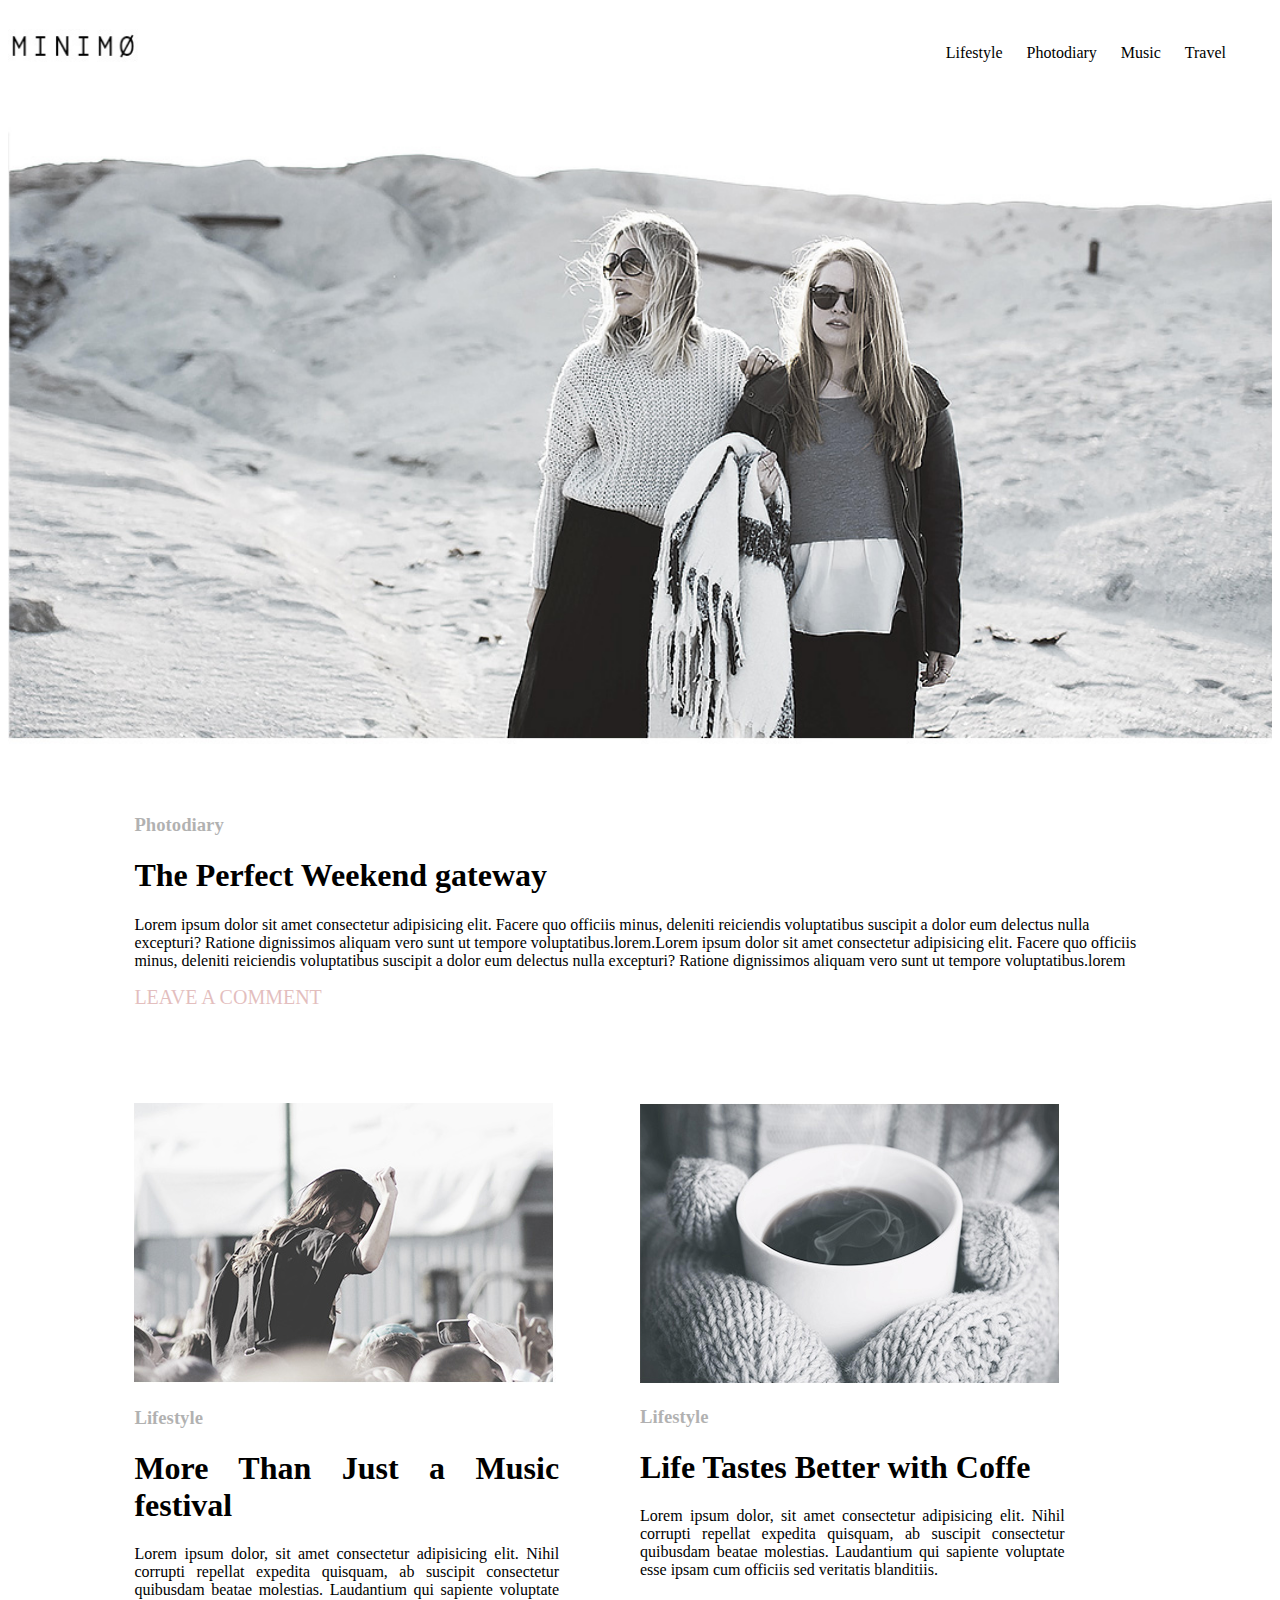
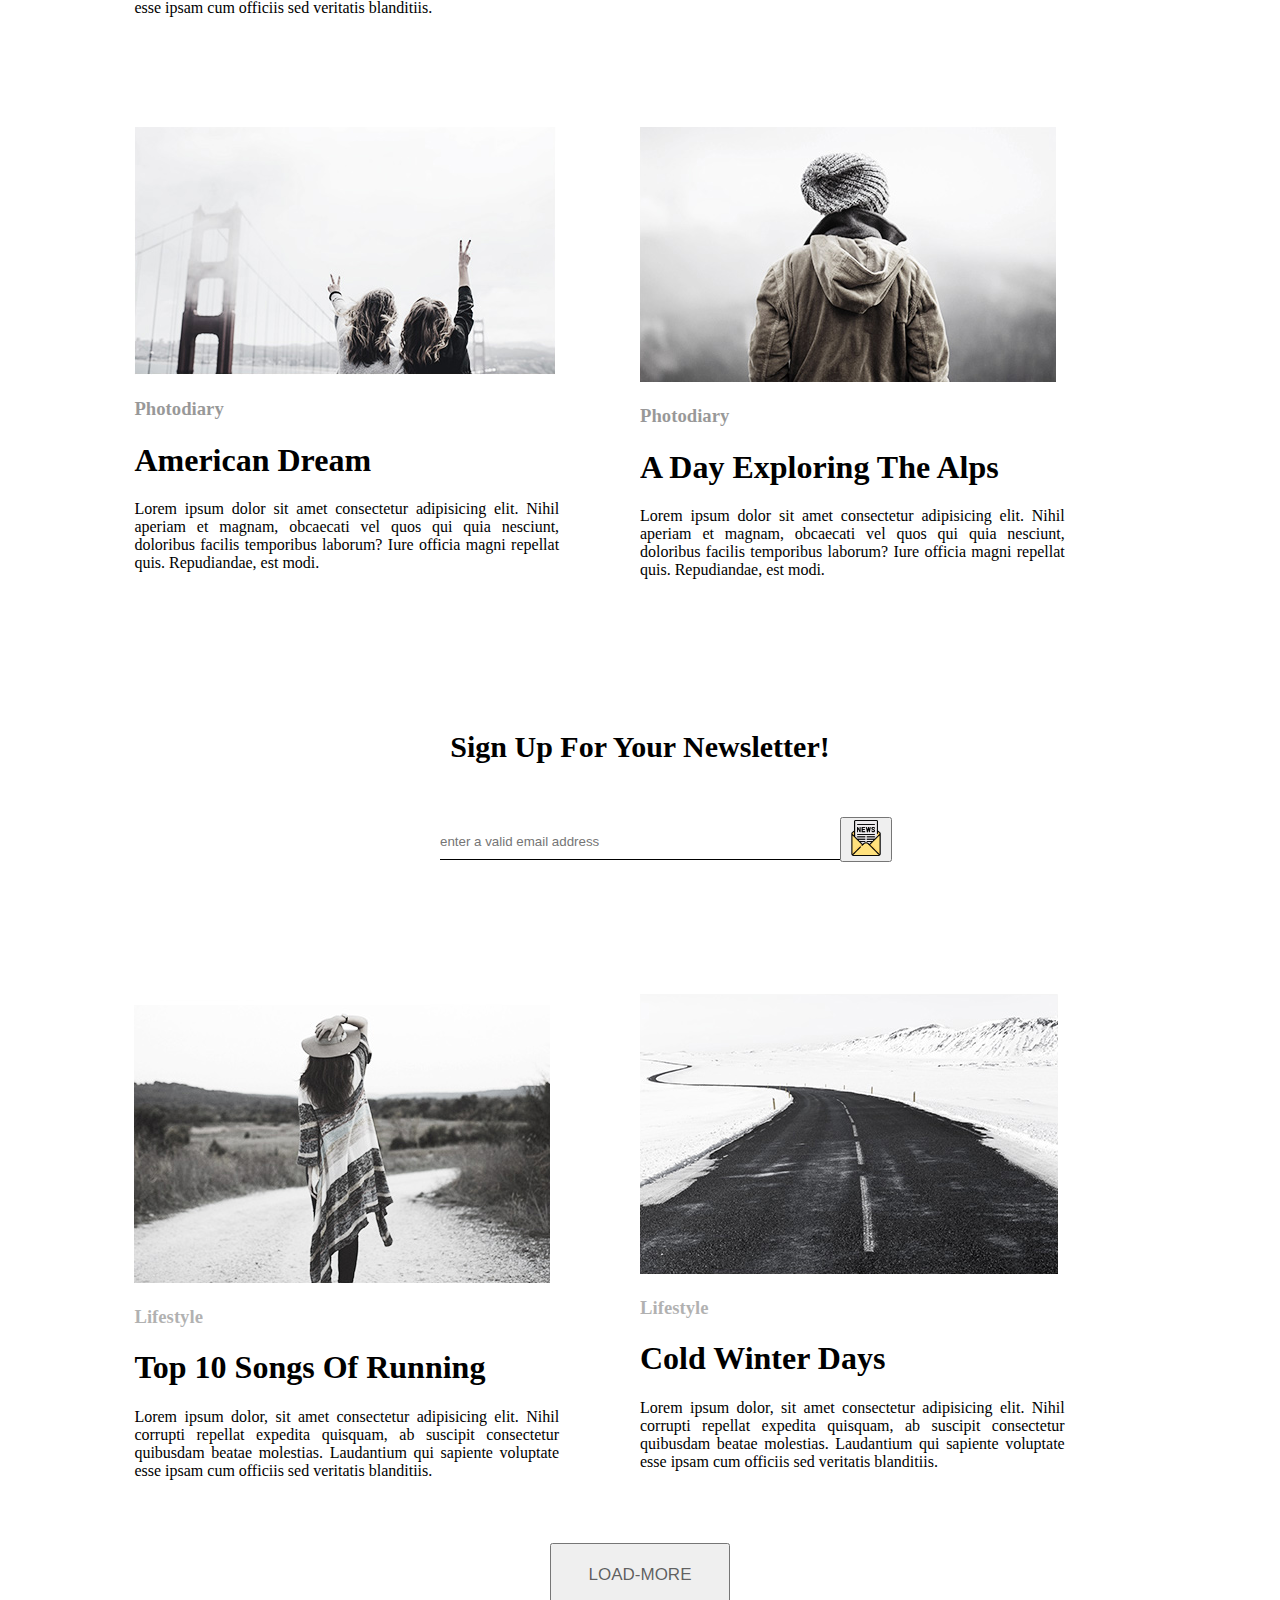
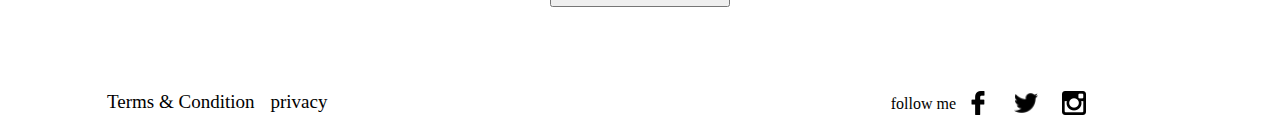
<file: index.html>
<!DOCTYPE html>
<html lang="en">

<head>
    <meta charset="UTF-8">
    <meta name="viewport" content="width=device-width, initial-scale=1.0">
    <meta http-equiv="X-UA-Compatible" content="ie=edge">
    <title>MINIMO</title>
    <link rel="stylesheet" href="css/style.css">
    <link rel="stylesheet" href="css/all.css">
</head>

<body>
    <div class="container">
        <div class="col-1">
            <div class="logo">
                <img src="images/minimo.png" alt="logo">
            </div>
        </div>
        <div class="col-1">
            <div class="menu">
                <ul>
                    <li><a href="#">Lifestyle</a></li>
                    <li><a href="#">Photodiary</a></li>
                    <li><a href="#">Music</a></li>
                    <li><a href="#">Travel</a></li>
                </ul>
            </div>
        </div>

    </div>

    <div class="background">
        <div>
            <img src="images/1.png" alt="1.png">
        </div>
    </div>

    <div class="photodiary">
        <h3>Photodiary</h3>
        <div class="heading">
            <h1>The Perfect Weekend gateway</h1>

            <p>Lorem ipsum dolor sit amet consectetur adipisicing elit. Facere quo officiis minus, deleniti reiciendis
                voluptatibus suscipit a dolor eum delectus nulla excepturi? Ratione dignissimos aliquam vero sunt ut
                tempore voluptatibus.lorem.Lorem ipsum dolor sit amet consectetur adipisicing elit. Facere quo officiis
                minus, deleniti reiciendis voluptatibus suscipit a dolor eum delectus nulla excepturi? Ratione
                dignissimos aliquam vero sunt ut tempore voluptatibus.lorem</p>

        </div>
        <div class="btn">
            <a href="#">leave a comment</a>
        </div>

    </div>


    <div class="container">
        <div class="photodiary">
            <div class="col-2">
                <div class="img-1">
                    <img src="images/2.png" alt="2.png">
                    <div class="lifestyle-1">
                        <h3>Lifestyle</h3>
                    </div>
                    <div class="heading-1">
                        <h1>More Than Just a Music festival</h1>

                        <p>Lorem ipsum dolor, sit amet consectetur adipisicing elit. Nihil corrupti repellat expedita
                            quisquam, ab suscipit consectetur quibusdam beatae molestias. Laudantium qui sapiente
                            voluptate esse ipsam cum officiis sed veritatis blanditiis.</p>

                    </div>

                </div>
            </div>
            <div class="col-2">
                <div class="img-2">
                    <img src="images/3.png" alt="3.png">
                    <div class="lifestyle-1">
                        <h3>Lifestyle</h3>
                    </div>
                    <div class="heading-1">
                        <h1>Life Tastes Better with Coffe</h1>

                        <p>Lorem ipsum dolor, sit amet consectetur adipisicing elit. Nihil corrupti repellat expedita
                            quisquam, ab suscipit consectetur quibusdam beatae molestias. Laudantium qui sapiente
                            voluptate esse ipsam cum officiis sed veritatis blanditiis.</p>

                    </div>

                </div>
            </div>

        </div>


        <!-- 2nd photo start -->
        <div class="section">
            <div class="photodiary">
                <div class="col-3">
                    <div class="img-3">
                        <img src="images/4.png" alt="4.png">
                        <div class="photodiary-1">
                            <h3>Photodiary</h3>
                        </div>
                        <div class="heading-2">
                            <h1>American Dream</h1>
                            <p>Lorem ipsum dolor sit amet consectetur adipisicing elit. Nihil aperiam et magnam,
                                obcaecati vel quos qui quia nesciunt, doloribus facilis temporibus laborum? Iure officia
                                magni repellat quis. Repudiandae, est modi.</p>
                        </div>
                    </div>
                </div>



                <div class="col-3">
                    <div class="img-4">
                        <img src="images/5.png" alt="5.png">
                        <div class="photodiary-1">
                            <h3>Photodiary</h3>
                        </div>
                        <div class="heading-2">
                            <h1>A Day Exploring The Alps</h1>
                            <p>Lorem ipsum dolor sit amet consectetur adipisicing elit. Nihil aperiam et magnam,
                                obcaecati vel quos qui quia nesciunt, doloribus facilis temporibus laborum? Iure officia
                                magni repellat quis. Repudiandae, est modi.</p>
                        </div>
                    </div>
                </div>
            </div>
        </div>

        <!-- 2nd photo end -->

    </div>


    <!-- ------------------newsletter-------------------- -->

    <div class="container">
        <div class="newsletter">
            <h3>sign up for your newsletter!</h3>
            <form action="">
                <input type="email" placeholder="enter a valid email address" class="form-control">
                <button><img src="images/newsletter.png" alt=""></button>
            </form>


        </div>

    </div>

    <!-- ---------------------------------------------newsletter--------------- -->



    <div class="container">
        <div class="photodiary">
            <div class="col-2">
                <div class="img-1">
                    <img src="images/6.png" alt="6.png">
                    <div class="lifestyle-1">
                        <h3>Lifestyle</h3>
                    </div>
                    <div class="heading-1">
                        <h1>Top 10 Songs Of Running</h1>

                        <p>Lorem ipsum dolor, sit amet consectetur adipisicing elit. Nihil corrupti repellat expedita
                            quisquam, ab suscipit consectetur quibusdam beatae molestias. Laudantium qui sapiente
                            voluptate esse ipsam cum officiis sed veritatis blanditiis.</p>

                    </div>

                </div>
            </div>
            <div class="col-2">
                <div class="img-2">
                    <img src="images/7.png" alt="7.png">
                    <div class="lifestyle-1">
                        <h3>Lifestyle</h3>
                    </div>
                    <div class="heading-1">
                        <h1>Cold Winter Days</h1>

                        <p>Lorem ipsum dolor, sit amet consectetur adipisicing elit. Nihil corrupti repellat expedita
                            quisquam, ab suscipit consectetur quibusdam beatae molestias. Laudantium qui sapiente
                            voluptate esse ipsam cum officiis sed veritatis blanditiis.</p>

                    </div>

                </div>
            </div>

        </div>



        <!-- 3rd photo end -->

    </div>

    <!-- ------------------songs-------------------- -->

    <!-- -----------------------------------load-more-------------- -->
    <div class="load">
        <button> <a href="#">load-more</a> </button>
    </div>



    <!-- -----------------------------------load-more-------------- -->
    <!-- -----------------------------------footer-------------- -->

    <div class="footer">
        <div class="col-2">
            <div class="terms">
                <ul>
                    <li><a href="#">Terms & Condition</a></li>
                    <li><a href="#">privacy</a></li>
                </ul>
            </div>
        </div>


        <div class="col-2">
            <div class="social">
                <div class="col-2">
                    <span>follow me</span>
                </div>
                <div class="col-2">
                    <ul>
                       
                        <li><a href="#"> <img src="images/facebook-logo.png" alt="facebook"></a></li>
                        <li><a href="#"><img src="images/twitter-logo-silhouette.png" alt="twitter"></a></li>
                        <li><a href="#"><img src="images/instagram-social-network-logo-of-photo-camera.png"
                                    alt="instagram"></a></li>
                    </ul>
                </div>


            </div>
        </div>


    </div>


    <!-- -----------------------------------footer-------------- -->

</body>

</html>
</file>
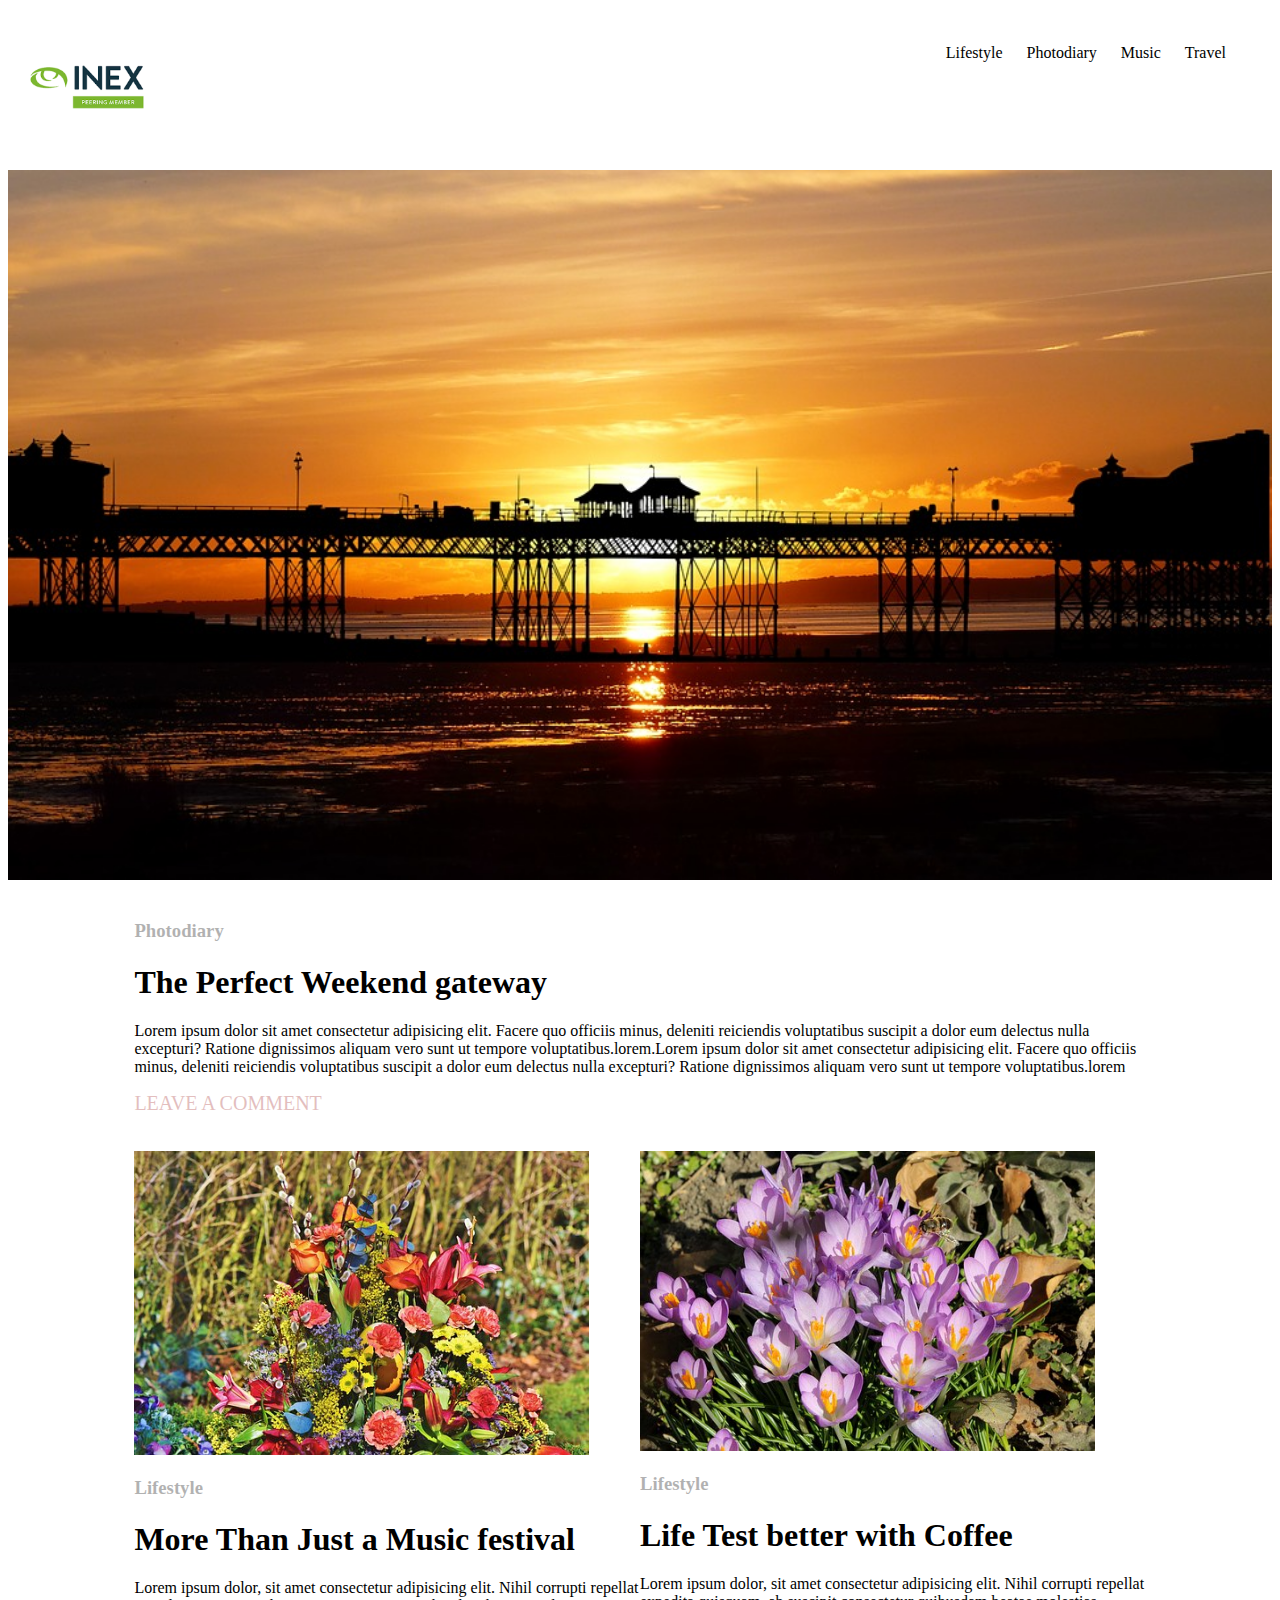
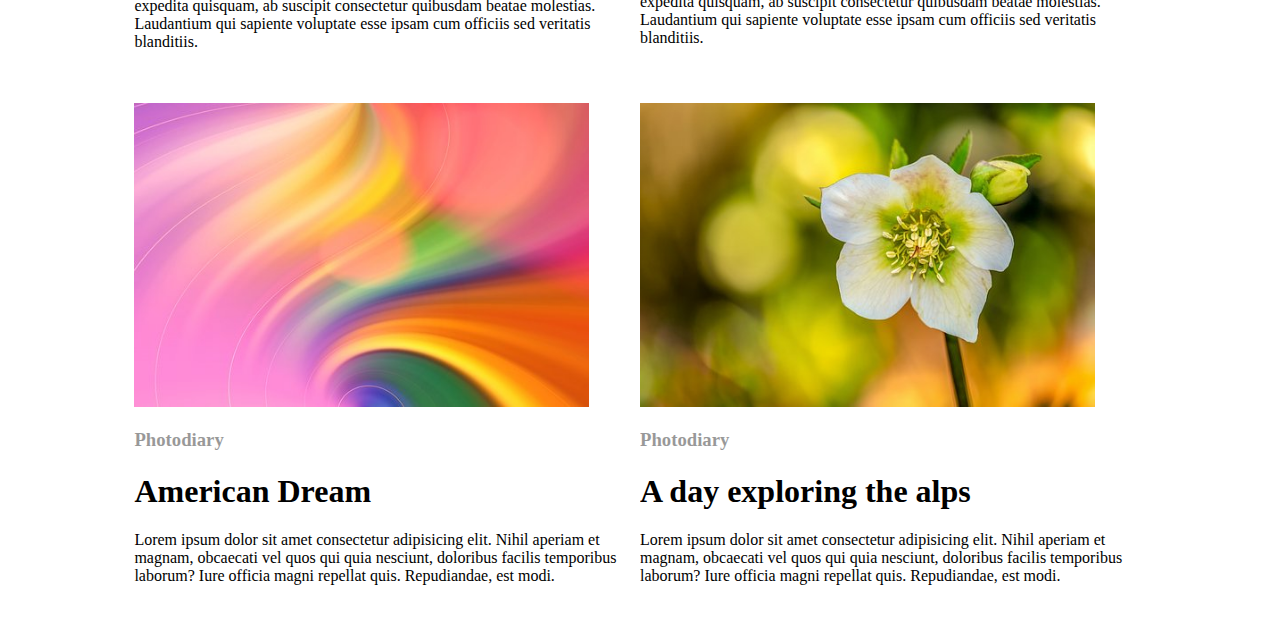
<file: MINIMO ASSIGNMENT/index.html>
<!DOCTYPE html>
<html lang="en">
<head>
    <meta charset="UTF-8">
    <meta name="viewport" content="width=device-width, initial-scale=1.0">
    <meta http-equiv="X-UA-Compatible" content="ie=edge">
    <title>MINIMO</title>
    <link rel="stylesheet" href="css/style.css">
</head>
<body>
    <div class="container">
        <div class="col-1">
            <div class="logo">
                <img src="images/logo.png" alt="logo">
            </div>
        </div>
        <div class="col-1">
            <div class="menu">
                <ul>
                    <li><a href="#">Lifestyle</a></li>
                    <li><a href="#">Photodiary</a></li>
                    <li><a href="#">Music</a></li>
                    <li><a href="#">Travel</a></li>
                </ul>
            </div>
        </div>
        
    </div>

    <div class="background">
        <div>
            <img src="images/3.jpg" alt="background-img">
        </div>
    </div>

    <div class="photodiary">
        <h3>Photodiary</h3>
        <div class="heading">
            <h1>The Perfect Weekend gateway</h1>
            
            <p>Lorem ipsum dolor sit amet consectetur adipisicing elit. Facere quo officiis minus, deleniti reiciendis voluptatibus suscipit a dolor eum delectus nulla excepturi? Ratione dignissimos aliquam vero sunt ut tempore voluptatibus.lorem.Lorem ipsum dolor sit amet consectetur adipisicing elit. Facere quo officiis minus, deleniti reiciendis voluptatibus suscipit a dolor eum delectus nulla excepturi? Ratione dignissimos aliquam vero sunt ut tempore voluptatibus.lorem</p>

        </div>
        <div class="btn">
            <a href="#">leave a comment</a>
        </div>

    </div>


    <div class="container">
            <div class="photodiary">
                    <div class="col-2">
                        <div class="img-1">
                            <img src="images/1.jpg" alt="img-1">
                            <div class="lifestyle-1"><h3>Lifestyle</h3></div>
                            <div class="heading-1"><h1>More Than Just a Music festival</h1>
                            
                            <p>Lorem ipsum dolor, sit amet consectetur adipisicing elit. Nihil corrupti repellat expedita quisquam, ab suscipit consectetur quibusdam beatae molestias. Laudantium qui sapiente voluptate esse ipsam cum officiis sed veritatis blanditiis.</p>
                            
                            </div>
                            
                        </div>
                    </div>
                    <div class="col-2">
                            <div class="img-2">
                                    <img src="images/2.jpg" alt="img-2">
                                    <div class="lifestyle-1"><h3>Lifestyle</h3></div>
                                    <div class="heading-1"><h1>Life Test better with Coffee</h1>
                                    
                                    <p>Lorem ipsum dolor, sit amet consectetur adipisicing elit. Nihil corrupti repellat expedita quisquam, ab suscipit consectetur quibusdam beatae molestias. Laudantium qui sapiente voluptate esse ipsam cum officiis sed veritatis blanditiis.</p>
                                    
                                    </div>
                                    
                                </div>
                            </div>
            
    </div>


    <!-- 2nd photo start -->
<div class="section">
    <div class="photodiary">
        <div class="col-3">
            <div class="img-3">
                <img src="images/4.jpg" alt="img-3">
                <div class="photodiary-1"><h3>Photodiary</h3></div>
                <div class="heading-2"><h1>American Dream</h1>
                    <p>Lorem ipsum dolor sit amet consectetur adipisicing elit. Nihil aperiam et magnam, obcaecati vel quos qui quia nesciunt, doloribus facilis temporibus laborum? Iure officia magni repellat quis. Repudiandae, est modi.</p>
                </div>
            </div>
        </div>



        <div class="col-3">
                <div class="img-4">
                    <img src="images/5.jpg" alt="img-5">
                    <div class="photodiary-1"><h3>Photodiary</h3></div>
                    <div class="heading-2"><h1>A day exploring the alps</h1>
                        <p>Lorem ipsum dolor sit amet consectetur adipisicing elit. Nihil aperiam et magnam, obcaecati vel quos qui quia nesciunt, doloribus facilis temporibus laborum? Iure officia magni repellat quis. Repudiandae, est modi.</p>
                    </div>
                </div>
            </div>
    </div>
</div>
    
    <!-- 2nd photo end -->


        
    </div>
</body>
</html>
</file>
<file: css/style.css>
*{

}

body{}
.container{
}


p{}


.col-1{width: 50%;float: left;}
.logo{
    width: 50%;
    padding-top: 20px;
}
.logo img{
    width: 41%;
}
.menu{}
.menu ul{
    padding: 36px;
    margin: 0px;
    text-align: right;
}
.menu ul li{
    list-style: none;
    display: inline-block;
}
.menu ul li a{
    text-decoration: none;
    color: black;
    padding: 10px;

}

.menu ul li a:hover{
    color: chocolate;
}


.background{}
.background img{
    width: 100%;
    background-size: cover;
}





.photodiary{width: 80%;margin: 0 auto;padding: 47px;overflow: hidden;}
.photodiary h3{
    opacity: 0.3;
}

.heading{}
.heading h1{}
.heading p{
}
.btn{}
.btn a{
    text-decoration: none;
    text-transform: uppercase;
    color: brown;
    font-size: 20px;
    opacity: 0.3;
}
.btn a:hover{
    color: cadetblue;
}




.col-2{
    width: 50%;
    float: left;
    box-sizing: border-box;
}
.img-1{display: block;box-sizing: border-box;}
.img-1 img{
    max-width: 85%;
}
.lifestyle-1{}
.lifestyle-1 h3{
    opacity: 0.3;
}

.heading-1{
    text-align: justify;
    display: block;
    box-sizing: border-box;
    width: 84%;
}
.heading-1 h1{}


.img-2{}
.img-2 img{
    max-width: 86%;
}


.section{}

.col-3{
    width: 50%;
    float: left;
    overflow: hidden;
}
.img-3{}
.img-3 img{
    max-width: 85%;
}
.photodiary-1{}
.photodiary-1 h3{
    opacity: 0.4;
}
.heading-2{
    text-align: justify;
    display: block;
    box-sizing: border-box;
    width: 84%;
}
.heading-2 h1{}
.heading-2 h1 p{}


.img-4{}
.img-4 img{
    max-width: 85%;
}

/* <!-- ---------------------------------------------newsletter--------------- --> */

.newsletter{
    text-align: center;
    padding-top: 28px;
    padding-bottom: 87px;
}

.newsletter h3{
    padding: 30px;
    text-transform: capitalize;
    font-size: 30px;
}
form{}
form input{
}
.form-control{width: 400px;border: none;outline: none;border-bottom: 1px solid;padding: 10px 0;position: relative;}
form button{
    position: absolute;
    transform: translateY(-7px);
}
form button img{
    width: 36px;
}


/* <!-- ---------------------------------------------newsletter--------------- --> */
/* <!-- -----------------------------------load-more-------------- --> */

.load{
    text-align: center;
}
.load button{
    text-transform: uppercase;
    padding: 20px 37px;
    font-size: 17px;
    font-weight: 400;
}
.load button a{
    text-decoration: none;
    color: #0000009e;
}

/* <!-- -----------------------------------load-more-------------- --> */

/* <!-- -----------------------------------footer-------------- --> */
.footer{
    padding-top: 68px;
}
.terms{
    padding-left: 53px;
}
.terms ul{}
.terms ul li{
    list-style: none;
    display: inline-block;
    padding: 0 6px;
    font-size: 19px;
}
.terms ul li a{
    text-decoration: none;
    color: black;
}

.social{}
/* .follow{} */
.social span{
    display: block;
    text-align: end;
    padding-top: 20px;
}
.social ul{
    padding: 0;
}
.social ul li{
    list-style: none;
    display: inline-block;
    padding: 0 10px;
}
.social ul li a{
    text-decoration: none;
}

/* <!-- -----------------------------------footer-------------- --> */
</file>
<file: css/all.css>
.fa,
.fas,
.far,
.fal,
.fab {
  -moz-osx-font-smoothing: grayscale;
  -webkit-font-smoothing: antialiased;
  display: inline-block;
  font-style: normal;
  font-variant: normal;
  text-rendering: auto;
  line-height: 1; }

.fa-lg {
  font-size: 1.33333em;
  line-height: 0.75em;
  vertical-align: -.0667em; }

.fa-xs {
  font-size: .75em; }

.fa-sm {
  font-size: .875em; }

.fa-1x {
  font-size: 1em; }

.fa-2x {
  font-size: 2em; }

.fa-3x {
  font-size: 3em; }

.fa-4x {
  font-size: 4em; }

.fa-5x {
  font-size: 5em; }

.fa-6x {
  font-size: 6em; }

.fa-7x {
  font-size: 7em; }

.fa-8x {
  font-size: 8em; }

.fa-9x {
  font-size: 9em; }

.fa-10x {
  font-size: 10em; }

.fa-fw {
  text-align: center;
  width: 1.25em; }

.fa-ul {
  list-style-type: none;
  margin-left: 2.5em;
  padding-left: 0; }
  .fa-ul > li {
    position: relative; }

.fa-li {
  left: -2em;
  position: absolute;
  text-align: center;
  width: 2em;
  line-height: inherit; }

.fa-border {
  border: solid 0.08em #eee;
  border-radius: .1em;
  padding: .2em .25em .15em; }

.fa-pull-left {
  float: left; }

.fa-pull-right {
  float: right; }

.fa.fa-pull-left,
.fas.fa-pull-left,
.far.fa-pull-left,
.fal.fa-pull-left,
.fab.fa-pull-left {
  margin-right: .3em; }

.fa.fa-pull-right,
.fas.fa-pull-right,
.far.fa-pull-right,
.fal.fa-pull-right,
.fab.fa-pull-right {
  margin-left: .3em; }

.fa-spin {
  -webkit-animation: fa-spin 2s infinite linear;
          animation: fa-spin 2s infinite linear; }

.fa-pulse {
  -webkit-animation: fa-spin 1s infinite steps(8);
          animation: fa-spin 1s infinite steps(8); }

@-webkit-keyframes fa-spin {
  0% {
    -webkit-transform: rotate(0deg);
            transform: rotate(0deg); }
  100% {
    -webkit-transform: rotate(360deg);
            transform: rotate(360deg); } }

@keyframes fa-spin {
  0% {
    -webkit-transform: rotate(0deg);
            transform: rotate(0deg); }
  100% {
    -webkit-transform: rotate(360deg);
            transform: rotate(360deg); } }

.fa-rotate-90 {
  -ms-filter: "progid:DXImageTransform.Microsoft.BasicImage(rotation=1)";
  -webkit-transform: rotate(90deg);
          transform: rotate(90deg); }

.fa-rotate-180 {
  -ms-filter: "progid:DXImageTransform.Microsoft.BasicImage(rotation=2)";
  -webkit-transform: rotate(180deg);
          transform: rotate(180deg); }

.fa-rotate-270 {
  -ms-filter: "progid:DXImageTransform.Microsoft.BasicImage(rotation=3)";
  -webkit-transform: rotate(270deg);
          transform: rotate(270deg); }

.fa-flip-horizontal {
  -ms-filter: "progid:DXImageTransform.Microsoft.BasicImage(rotation=0, mirror=1)";
  -webkit-transform: scale(-1, 1);
          transform: scale(-1, 1); }

.fa-flip-vertical {
  -ms-filter: "progid:DXImageTransform.Microsoft.BasicImage(rotation=2, mirror=1)";
  -webkit-transform: scale(1, -1);
          transform: scale(1, -1); }

.fa-flip-both, .fa-flip-horizontal.fa-flip-vertical {
  -ms-filter: "progid:DXImageTransform.Microsoft.BasicImage(rotation=2, mirror=1)";
  -webkit-transform: scale(-1, -1);
          transform: scale(-1, -1); }

:root .fa-rotate-90,
:root .fa-rotate-180,
:root .fa-rotate-270,
:root .fa-flip-horizontal,
:root .fa-flip-vertical,
:root .fa-flip-both {
  -webkit-filter: none;
          filter: none; }

.fa-stack {
  display: inline-block;
  height: 2em;
  line-height: 2em;
  position: relative;
  vertical-align: middle;
  width: 2.5em; }

.fa-stack-1x,
.fa-stack-2x {
  left: 0;
  position: absolute;
  text-align: center;
  width: 100%; }

.fa-stack-1x {
  line-height: inherit; }

.fa-stack-2x {
  font-size: 2em; }

.fa-inverse {
  color: #fff; }

/* Font Awesome uses the Unicode Private Use Area (PUA) to ensure screen
readers do not read off random characters that represent icons */
.fa-500px:before {
  content: "\f26e"; }

.fa-accessible-icon:before {
  content: "\f368"; }

.fa-accusoft:before {
  content: "\f369"; }

.fa-acquisitions-incorporated:before {
  content: "\f6af"; }

.fa-ad:before {
  content: "\f641"; }

.fa-address-book:before {
  content: "\f2b9"; }

.fa-address-card:before {
  content: "\f2bb"; }

.fa-adjust:before {
  content: "\f042"; }

.fa-adn:before {
  content: "\f170"; }

.fa-adobe:before {
  content: "\f778"; }

.fa-adversal:before {
  content: "\f36a"; }

.fa-affiliatetheme:before {
  content: "\f36b"; }

.fa-air-freshener:before {
  content: "\f5d0"; }

.fa-algolia:before {
  content: "\f36c"; }

.fa-align-center:before {
  content: "\f037"; }

.fa-align-justify:before {
  content: "\f039"; }

.fa-align-left:before {
  content: "\f036"; }

.fa-align-right:before {
  content: "\f038"; }

.fa-alipay:before {
  content: "\f642"; }

.fa-allergies:before {
  content: "\f461"; }

.fa-amazon:before {
  content: "\f270"; }

.fa-amazon-pay:before {
  content: "\f42c"; }

.fa-ambulance:before {
  content: "\f0f9"; }

.fa-american-sign-language-interpreting:before {
  content: "\f2a3"; }

.fa-amilia:before {
  content: "\f36d"; }

.fa-anchor:before {
  content: "\f13d"; }

.fa-android:before {
  content: "\f17b"; }

.fa-angellist:before {
  content: "\f209"; }

.fa-angle-double-down:before {
  content: "\f103"; }

.fa-angle-double-left:before {
  content: "\f100"; }

.fa-angle-double-right:before {
  content: "\f101"; }

.fa-angle-double-up:before {
  content: "\f102"; }

.fa-angle-down:before {
  content: "\f107"; }

.fa-angle-left:before {
  content: "\f104"; }

.fa-angle-right:before {
  content: "\f105"; }

.fa-angle-up:before {
  content: "\f106"; }

.fa-angry:before {
  content: "\f556"; }

.fa-angrycreative:before {
  content: "\f36e"; }

.fa-angular:before {
  content: "\f420"; }

.fa-ankh:before {
  content: "\f644"; }

.fa-app-store:before {
  content: "\f36f"; }

.fa-app-store-ios:before {
  content: "\f370"; }

.fa-apper:before {
  content: "\f371"; }

.fa-apple:before {
  content: "\f179"; }

.fa-apple-alt:before {
  content: "\f5d1"; }

.fa-apple-pay:before {
  content: "\f415"; }

.fa-archive:before {
  content: "\f187"; }

.fa-archway:before {
  content: "\f557"; }

.fa-arrow-alt-circle-down:before {
  content: "\f358"; }

.fa-arrow-alt-circle-left:before {
  content: "\f359"; }

.fa-arrow-alt-circle-right:before {
  content: "\f35a"; }

.fa-arrow-alt-circle-up:before {
  content: "\f35b"; }

.fa-arrow-circle-down:before {
  content: "\f0ab"; }

.fa-arrow-circle-left:before {
  content: "\f0a8"; }

.fa-arrow-circle-right:before {
  content: "\f0a9"; }

.fa-arrow-circle-up:before {
  content: "\f0aa"; }

.fa-arrow-down:before {
  content: "\f063"; }

.fa-arrow-left:before {
  content: "\f060"; }

.fa-arrow-right:before {
  content: "\f061"; }

.fa-arrow-up:before {
  content: "\f062"; }

.fa-arrows-alt:before {
  content: "\f0b2"; }

.fa-arrows-alt-h:before {
  content: "\f337"; }

.fa-arrows-alt-v:before {
  content: "\f338"; }

.fa-artstation:before {
  content: "\f77a"; }

.fa-assistive-listening-systems:before {
  content: "\f2a2"; }

.fa-asterisk:before {
  content: "\f069"; }

.fa-asymmetrik:before {
  content: "\f372"; }

.fa-at:before {
  content: "\f1fa"; }

.fa-atlas:before {
  content: "\f558"; }

.fa-atlassian:before {
  content: "\f77b"; }

.fa-atom:before {
  content: "\f5d2"; }

.fa-audible:before {
  content: "\f373"; }

.fa-audio-description:before {
  content: "\f29e"; }

.fa-autoprefixer:before {
  content: "\f41c"; }

.fa-avianex:before {
  content: "\f374"; }

.fa-aviato:before {
  content: "\f421"; }

.fa-award:before {
  content: "\f559"; }

.fa-aws:before {
  content: "\f375"; }

.fa-baby:before {
  content: "\f77c"; }

.fa-baby-carriage:before {
  content: "\f77d"; }

.fa-backspace:before {
  content: "\f55a"; }

.fa-backward:before {
  content: "\f04a"; }

.fa-bacon:before {
  content: "\f7e5"; }

.fa-balance-scale:before {
  content: "\f24e"; }

.fa-ban:before {
  content: "\f05e"; }

.fa-band-aid:before {
  content: "\f462"; }

.fa-bandcamp:before {
  content: "\f2d5"; }

.fa-barcode:before {
  content: "\f02a"; }

.fa-bars:before {
  content: "\f0c9"; }

.fa-baseball-ball:before {
  content: "\f433"; }

.fa-basketball-ball:before {
  content: "\f434"; }

.fa-bath:before {
  content: "\f2cd"; }

.fa-battery-empty:before {
  content: "\f244"; }

.fa-battery-full:before {
  content: "\f240"; }

.fa-battery-half:before {
  content: "\f242"; }

.fa-battery-quarter:before {
  content: "\f243"; }

.fa-battery-three-quarters:before {
  content: "\f241"; }

.fa-bed:before {
  content: "\f236"; }

.fa-beer:before {
  content: "\f0fc"; }

.fa-behance:before {
  content: "\f1b4"; }

.fa-behance-square:before {
  content: "\f1b5"; }

.fa-bell:before {
  content: "\f0f3"; }

.fa-bell-slash:before {
  content: "\f1f6"; }

.fa-bezier-curve:before {
  content: "\f55b"; }

.fa-bible:before {
  content: "\f647"; }

.fa-bicycle:before {
  content: "\f206"; }

.fa-bimobject:before {
  content: "\f378"; }

.fa-binoculars:before {
  content: "\f1e5"; }

.fa-biohazard:before {
  content: "\f780"; }

.fa-birthday-cake:before {
  content: "\f1fd"; }

.fa-bitbucket:before {
  content: "\f171"; }

.fa-bitcoin:before {
  content: "\f379"; }

.fa-bity:before {
  content: "\f37a"; }

.fa-black-tie:before {
  content: "\f27e"; }

.fa-blackberry:before {
  content: "\f37b"; }

.fa-blender:before {
  content: "\f517"; }

.fa-blender-phone:before {
  content: "\f6b6"; }

.fa-blind:before {
  content: "\f29d"; }

.fa-blog:before {
  content: "\f781"; }

.fa-blogger:before {
  content: "\f37c"; }

.fa-blogger-b:before {
  content: "\f37d"; }

.fa-bluetooth:before {
  content: "\f293"; }

.fa-bluetooth-b:before {
  content: "\f294"; }

.fa-bold:before {
  content: "\f032"; }

.fa-bolt:before {
  content: "\f0e7"; }

.fa-bomb:before {
  content: "\f1e2"; }

.fa-bone:before {
  content: "\f5d7"; }

.fa-bong:before {
  content: "\f55c"; }

.fa-book:before {
  content: "\f02d"; }

.fa-book-dead:before {
  content: "\f6b7"; }

.fa-book-medical:before {
  content: "\f7e6"; }

.fa-book-open:before {
  content: "\f518"; }

.fa-book-reader:before {
  content: "\f5da"; }

.fa-bookmark:before {
  content: "\f02e"; }

.fa-bowling-ball:before {
  content: "\f436"; }

.fa-box:before {
  content: "\f466"; }

.fa-box-open:before {
  content: "\f49e"; }

.fa-boxes:before {
  content: "\f468"; }

.fa-braille:before {
  content: "\f2a1"; }

.fa-brain:before {
  content: "\f5dc"; }

.fa-bread-slice:before {
  content: "\f7ec"; }

.fa-briefcase:before {
  content: "\f0b1"; }

.fa-briefcase-medical:before {
  content: "\f469"; }

.fa-broadcast-tower:before {
  content: "\f519"; }

.fa-broom:before {
  content: "\f51a"; }

.fa-brush:before {
  content: "\f55d"; }

.fa-btc:before {
  content: "\f15a"; }

.fa-bug:before {
  content: "\f188"; }

.fa-building:before {
  content: "\f1ad"; }

.fa-bullhorn:before {
  content: "\f0a1"; }

.fa-bullseye:before {
  content: "\f140"; }

.fa-burn:before {
  content: "\f46a"; }

.fa-buromobelexperte:before {
  content: "\f37f"; }

.fa-bus:before {
  content: "\f207"; }

.fa-bus-alt:before {
  content: "\f55e"; }

.fa-business-time:before {
  content: "\f64a"; }

.fa-buysellads:before {
  content: "\f20d"; }

.fa-calculator:before {
  content: "\f1ec"; }

.fa-calendar:before {
  content: "\f133"; }

.fa-calendar-alt:before {
  content: "\f073"; }

.fa-calendar-check:before {
  content: "\f274"; }

.fa-calendar-day:before {
  content: "\f783"; }

.fa-calendar-minus:before {
  content: "\f272"; }

.fa-calendar-plus:before {
  content: "\f271"; }

.fa-calendar-times:before {
  content: "\f273"; }

.fa-calendar-week:before {
  content: "\f784"; }

.fa-camera:before {
  content: "\f030"; }

.fa-camera-retro:before {
  content: "\f083"; }

.fa-campground:before {
  content: "\f6bb"; }

.fa-canadian-maple-leaf:before {
  content: "\f785"; }

.fa-candy-cane:before {
  content: "\f786"; }

.fa-cannabis:before {
  content: "\f55f"; }

.fa-capsules:before {
  content: "\f46b"; }

.fa-car:before {
  content: "\f1b9"; }

.fa-car-alt:before {
  content: "\f5de"; }

.fa-car-battery:before {
  content: "\f5df"; }

.fa-car-crash:before {
  content: "\f5e1"; }

.fa-car-side:before {
  content: "\f5e4"; }

.fa-caret-down:before {
  content: "\f0d7"; }

.fa-caret-left:before {
  content: "\f0d9"; }

.fa-caret-right:before {
  content: "\f0da"; }

.fa-caret-square-down:before {
  content: "\f150"; }

.fa-caret-square-left:before {
  content: "\f191"; }

.fa-caret-square-right:before {
  content: "\f152"; }

.fa-caret-square-up:before {
  content: "\f151"; }

.fa-caret-up:before {
  content: "\f0d8"; }

.fa-carrot:before {
  content: "\f787"; }

.fa-cart-arrow-down:before {
  content: "\f218"; }

.fa-cart-plus:before {
  content: "\f217"; }

.fa-cash-register:before {
  content: "\f788"; }

.fa-cat:before {
  content: "\f6be"; }

.fa-cc-amazon-pay:before {
  content: "\f42d"; }

.fa-cc-amex:before {
  content: "\f1f3"; }

.fa-cc-apple-pay:before {
  content: "\f416"; }

.fa-cc-diners-club:before {
  content: "\f24c"; }

.fa-cc-discover:before {
  content: "\f1f2"; }

.fa-cc-jcb:before {
  content: "\f24b"; }

.fa-cc-mastercard:before {
  content: "\f1f1"; }

.fa-cc-paypal:before {
  content: "\f1f4"; }

.fa-cc-stripe:before {
  content: "\f1f5"; }

.fa-cc-visa:before {
  content: "\f1f0"; }

.fa-centercode:before {
  content: "\f380"; }

.fa-centos:before {
  content: "\f789"; }

.fa-certificate:before {
  content: "\f0a3"; }

.fa-chair:before {
  content: "\f6c0"; }

.fa-chalkboard:before {
  content: "\f51b"; }

.fa-chalkboard-teacher:before {
  content: "\f51c"; }

.fa-charging-station:before {
  content: "\f5e7"; }

.fa-chart-area:before {
  content: "\f1fe"; }

.fa-chart-bar:before {
  content: "\f080"; }

.fa-chart-line:before {
  content: "\f201"; }

.fa-chart-pie:before {
  content: "\f200"; }

.fa-check:before {
  content: "\f00c"; }

.fa-check-circle:before {
  content: "\f058"; }

.fa-check-double:before {
  content: "\f560"; }

.fa-check-square:before {
  content: "\f14a"; }

.fa-cheese:before {
  content: "\f7ef"; }

.fa-chess:before {
  content: "\f439"; }

.fa-chess-bishop:before {
  content: "\f43a"; }

.fa-chess-board:before {
  content: "\f43c"; }

.fa-chess-king:before {
  content: "\f43f"; }

.fa-chess-knight:before {
  content: "\f441"; }

.fa-chess-pawn:before {
  content: "\f443"; }

.fa-chess-queen:before {
  content: "\f445"; }

.fa-chess-rook:before {
  content: "\f447"; }

.fa-chevron-circle-down:before {
  content: "\f13a"; }

.fa-chevron-circle-left:before {
  content: "\f137"; }

.fa-chevron-circle-right:before {
  content: "\f138"; }

.fa-chevron-circle-up:before {
  content: "\f139"; }

.fa-chevron-down:before {
  content: "\f078"; }

.fa-chevron-left:before {
  content: "\f053"; }

.fa-chevron-right:before {
  content: "\f054"; }

.fa-chevron-up:before {
  content: "\f077"; }

.fa-child:before {
  content: "\f1ae"; }

.fa-chrome:before {
  content: "\f268"; }

.fa-church:before {
  content: "\f51d"; }

.fa-circle:before {
  content: "\f111"; }

.fa-circle-notch:before {
  content: "\f1ce"; }

.fa-city:before {
  content: "\f64f"; }

.fa-clinic-medical:before {
  content: "\f7f2"; }

.fa-clipboard:before {
  content: "\f328"; }

.fa-clipboard-check:before {
  content: "\f46c"; }

.fa-clipboard-list:before {
  content: "\f46d"; }

.fa-clock:before {
  content: "\f017"; }

.fa-clone:before {
  content: "\f24d"; }

.fa-closed-captioning:before {
  content: "\f20a"; }

.fa-cloud:before {
  content: "\f0c2"; }

.fa-cloud-download-alt:before {
  content: "\f381"; }

.fa-cloud-meatball:before {
  content: "\f73b"; }

.fa-cloud-moon:before {
  content: "\f6c3"; }

.fa-cloud-moon-rain:before {
  content: "\f73c"; }

.fa-cloud-rain:before {
  content: "\f73d"; }

.fa-cloud-showers-heavy:before {
  content: "\f740"; }

.fa-cloud-sun:before {
  content: "\f6c4"; }

.fa-cloud-sun-rain:before {
  content: "\f743"; }

.fa-cloud-upload-alt:before {
  content: "\f382"; }

.fa-cloudscale:before {
  content: "\f383"; }

.fa-cloudsmith:before {
  content: "\f384"; }

.fa-cloudversify:before {
  content: "\f385"; }

.fa-cocktail:before {
  content: "\f561"; }

.fa-code:before {
  content: "\f121"; }

.fa-code-branch:before {
  content: "\f126"; }

.fa-codepen:before {
  content: "\f1cb"; }

.fa-codiepie:before {
  content: "\f284"; }

.fa-coffee:before {
  content: "\f0f4"; }

.fa-cog:before {
  content: "\f013"; }

.fa-cogs:before {
  content: "\f085"; }

.fa-coins:before {
  content: "\f51e"; }

.fa-columns:before {
  content: "\f0db"; }

.fa-comment:before {
  content: "\f075"; }

.fa-comment-alt:before {
  content: "\f27a"; }

.fa-comment-dollar:before {
  content: "\f651"; }

.fa-comment-dots:before {
  content: "\f4ad"; }

.fa-comment-medical:before {
  content: "\f7f5"; }

.fa-comment-slash:before {
  content: "\f4b3"; }

.fa-comments:before {
  content: "\f086"; }

.fa-comments-dollar:before {
  content: "\f653"; }

.fa-compact-disc:before {
  content: "\f51f"; }

.fa-compass:before {
  content: "\f14e"; }

.fa-compress:before {
  content: "\f066"; }

.fa-compress-arrows-alt:before {
  content: "\f78c"; }

.fa-concierge-bell:before {
  content: "\f562"; }

.fa-confluence:before {
  content: "\f78d"; }

.fa-connectdevelop:before {
  content: "\f20e"; }

.fa-contao:before {
  content: "\f26d"; }

.fa-cookie:before {
  content: "\f563"; }

.fa-cookie-bite:before {
  content: "\f564"; }

.fa-copy:before {
  content: "\f0c5"; }

.fa-copyright:before {
  content: "\f1f9"; }

.fa-couch:before {
  content: "\f4b8"; }

.fa-cpanel:before {
  content: "\f388"; }

.fa-creative-commons:before {
  content: "\f25e"; }

.fa-creative-commons-by:before {
  content: "\f4e7"; }

.fa-creative-commons-nc:before {
  content: "\f4e8"; }

.fa-creative-commons-nc-eu:before {
  content: "\f4e9"; }

.fa-creative-commons-nc-jp:before {
  content: "\f4ea"; }

.fa-creative-commons-nd:before {
  content: "\f4eb"; }

.fa-creative-commons-pd:before {
  content: "\f4ec"; }

.fa-creative-commons-pd-alt:before {
  content: "\f4ed"; }

.fa-creative-commons-remix:before {
  content: "\f4ee"; }

.fa-creative-commons-sa:before {
  content: "\f4ef"; }

.fa-creative-commons-sampling:before {
  content: "\f4f0"; }

.fa-creative-commons-sampling-plus:before {
  content: "\f4f1"; }

.fa-creative-commons-share:before {
  content: "\f4f2"; }

.fa-creative-commons-zero:before {
  content: "\f4f3"; }

.fa-credit-card:before {
  content: "\f09d"; }

.fa-critical-role:before {
  content: "\f6c9"; }

.fa-crop:before {
  content: "\f125"; }

.fa-crop-alt:before {
  content: "\f565"; }

.fa-cross:before {
  content: "\f654"; }

.fa-crosshairs:before {
  content: "\f05b"; }

.fa-crow:before {
  content: "\f520"; }

.fa-crown:before {
  content: "\f521"; }

.fa-crutch:before {
  content: "\f7f7"; }

.fa-css3:before {
  content: "\f13c"; }

.fa-css3-alt:before {
  content: "\f38b"; }

.fa-cube:before {
  content: "\f1b2"; }

.fa-cubes:before {
  content: "\f1b3"; }

.fa-cut:before {
  content: "\f0c4"; }

.fa-cuttlefish:before {
  content: "\f38c"; }

.fa-d-and-d:before {
  content: "\f38d"; }

.fa-d-and-d-beyond:before {
  content: "\f6ca"; }

.fa-dashcube:before {
  content: "\f210"; }

.fa-database:before {
  content: "\f1c0"; }

.fa-deaf:before {
  content: "\f2a4"; }

.fa-delicious:before {
  content: "\f1a5"; }

.fa-democrat:before {
  content: "\f747"; }

.fa-deploydog:before {
  content: "\f38e"; }

.fa-deskpro:before {
  content: "\f38f"; }

.fa-desktop:before {
  content: "\f108"; }

.fa-dev:before {
  content: "\f6cc"; }

.fa-deviantart:before {
  content: "\f1bd"; }

.fa-dharmachakra:before {
  content: "\f655"; }

.fa-dhl:before {
  content: "\f790"; }

.fa-diagnoses:before {
  content: "\f470"; }

.fa-diaspora:before {
  content: "\f791"; }

.fa-dice:before {
  content: "\f522"; }

.fa-dice-d20:before {
  content: "\f6cf"; }

.fa-dice-d6:before {
  content: "\f6d1"; }

.fa-dice-five:before {
  content: "\f523"; }

.fa-dice-four:before {
  content: "\f524"; }

.fa-dice-one:before {
  content: "\f525"; }

.fa-dice-six:before {
  content: "\f526"; }

.fa-dice-three:before {
  content: "\f527"; }

.fa-dice-two:before {
  content: "\f528"; }

.fa-digg:before {
  content: "\f1a6"; }

.fa-digital-ocean:before {
  content: "\f391"; }

.fa-digital-tachograph:before {
  content: "\f566"; }

.fa-directions:before {
  content: "\f5eb"; }

.fa-discord:before {
  content: "\f392"; }

.fa-discourse:before {
  content: "\f393"; }

.fa-divide:before {
  content: "\f529"; }

.fa-dizzy:before {
  content: "\f567"; }

.fa-dna:before {
  content: "\f471"; }

.fa-dochub:before {
  content: "\f394"; }

.fa-docker:before {
  content: "\f395"; }

.fa-dog:before {
  content: "\f6d3"; }

.fa-dollar-sign:before {
  content: "\f155"; }

.fa-dolly:before {
  content: "\f472"; }

.fa-dolly-flatbed:before {
  content: "\f474"; }

.fa-donate:before {
  content: "\f4b9"; }

.fa-door-closed:before {
  content: "\f52a"; }

.fa-door-open:before {
  content: "\f52b"; }

.fa-dot-circle:before {
  content: "\f192"; }

.fa-dove:before {
  content: "\f4ba"; }

.fa-download:before {
  content: "\f019"; }

.fa-draft2digital:before {
  content: "\f396"; }

.fa-drafting-compass:before {
  content: "\f568"; }

.fa-dragon:before {
  content: "\f6d5"; }

.fa-draw-polygon:before {
  content: "\f5ee"; }

.fa-dribbble:before {
  content: "\f17d"; }

.fa-dribbble-square:before {
  content: "\f397"; }

.fa-dropbox:before {
  content: "\f16b"; }

.fa-drum:before {
  content: "\f569"; }

.fa-drum-steelpan:before {
  content: "\f56a"; }

.fa-drumstick-bite:before {
  content: "\f6d7"; }

.fa-drupal:before {
  content: "\f1a9"; }

.fa-dumbbell:before {
  content: "\f44b"; }

.fa-dumpster:before {
  content: "\f793"; }

.fa-dumpster-fire:before {
  content: "\f794"; }

.fa-dungeon:before {
  content: "\f6d9"; }

.fa-dyalog:before {
  content: "\f399"; }

.fa-earlybirds:before {
  content: "\f39a"; }

.fa-ebay:before {
  content: "\f4f4"; }

.fa-edge:before {
  content: "\f282"; }

.fa-edit:before {
  content: "\f044"; }

.fa-egg:before {
  content: "\f7fb"; }

.fa-eject:before {
  content: "\f052"; }

.fa-elementor:before {
  content: "\f430"; }

.fa-ellipsis-h:before {
  content: "\f141"; }

.fa-ellipsis-v:before {
  content: "\f142"; }

.fa-ello:before {
  content: "\f5f1"; }

.fa-ember:before {
  content: "\f423"; }

.fa-empire:before {
  content: "\f1d1"; }

.fa-envelope:before {
  content: "\f0e0"; }

.fa-envelope-open:before {
  content: "\f2b6"; }

.fa-envelope-open-text:before {
  content: "\f658"; }

.fa-envelope-square:before {
  content: "\f199"; }

.fa-envira:before {
  content: "\f299"; }

.fa-equals:before {
  content: "\f52c"; }

.fa-eraser:before {
  content: "\f12d"; }

.fa-erlang:before {
  content: "\f39d"; }

.fa-ethereum:before {
  content: "\f42e"; }

.fa-ethernet:before {
  content: "\f796"; }

.fa-etsy:before {
  content: "\f2d7"; }

.fa-euro-sign:before {
  content: "\f153"; }

.fa-exchange-alt:before {
  content: "\f362"; }

.fa-exclamation:before {
  content: "\f12a"; }

.fa-exclamation-circle:before {
  content: "\f06a"; }

.fa-exclamation-triangle:before {
  content: "\f071"; }

.fa-expand:before {
  content: "\f065"; }

.fa-expand-arrows-alt:before {
  content: "\f31e"; }

.fa-expeditedssl:before {
  content: "\f23e"; }

.fa-external-link-alt:before {
  content: "\f35d"; }

.fa-external-link-square-alt:before {
  content: "\f360"; }

.fa-eye:before {
  content: "\f06e"; }

.fa-eye-dropper:before {
  content: "\f1fb"; }

.fa-eye-slash:before {
  content: "\f070"; }

.fa-facebook:before {
  content: "\f09a"; }

.fa-facebook-f:before {
  content: "\f39e"; }

.fa-facebook-messenger:before {
  content: "\f39f"; }

.fa-facebook-square:before {
  content: "\f082"; }

.fa-fantasy-flight-games:before {
  content: "\f6dc"; }

.fa-fast-backward:before {
  content: "\f049"; }

.fa-fast-forward:before {
  content: "\f050"; }

.fa-fax:before {
  content: "\f1ac"; }

.fa-feather:before {
  content: "\f52d"; }

.fa-feather-alt:before {
  content: "\f56b"; }

.fa-fedex:before {
  content: "\f797"; }

.fa-fedora:before {
  content: "\f798"; }

.fa-female:before {
  content: "\f182"; }

.fa-fighter-jet:before {
  content: "\f0fb"; }

.fa-figma:before {
  content: "\f799"; }

.fa-file:before {
  content: "\f15b"; }

.fa-file-alt:before {
  content: "\f15c"; }

.fa-file-archive:before {
  content: "\f1c6"; }

.fa-file-audio:before {
  content: "\f1c7"; }

.fa-file-code:before {
  content: "\f1c9"; }

.fa-file-contract:before {
  content: "\f56c"; }

.fa-file-csv:before {
  content: "\f6dd"; }

.fa-file-download:before {
  content: "\f56d"; }

.fa-file-excel:before {
  content: "\f1c3"; }

.fa-file-export:before {
  content: "\f56e"; }

.fa-file-image:before {
  content: "\f1c5"; }

.fa-file-import:before {
  content: "\f56f"; }

.fa-file-invoice:before {
  content: "\f570"; }

.fa-file-invoice-dollar:before {
  content: "\f571"; }

.fa-file-medical:before {
  content: "\f477"; }

.fa-file-medical-alt:before {
  content: "\f478"; }

.fa-file-pdf:before {
  content: "\f1c1"; }

.fa-file-powerpoint:before {
  content: "\f1c4"; }

.fa-file-prescription:before {
  content: "\f572"; }

.fa-file-signature:before {
  content: "\f573"; }

.fa-file-upload:before {
  content: "\f574"; }

.fa-file-video:before {
  content: "\f1c8"; }

.fa-file-word:before {
  content: "\f1c2"; }

.fa-fill:before {
  content: "\f575"; }

.fa-fill-drip:before {
  content: "\f576"; }

.fa-film:before {
  content: "\f008"; }

.fa-filter:before {
  content: "\f0b0"; }

.fa-fingerprint:before {
  content: "\f577"; }

.fa-fire:before {
  content: "\f06d"; }

.fa-fire-alt:before {
  content: "\f7e4"; }

.fa-fire-extinguisher:before {
  content: "\f134"; }

.fa-firefox:before {
  content: "\f269"; }

.fa-first-aid:before {
  content: "\f479"; }

.fa-first-order:before {
  content: "\f2b0"; }

.fa-first-order-alt:before {
  content: "\f50a"; }

.fa-firstdraft:before {
  content: "\f3a1"; }

.fa-fish:before {
  content: "\f578"; }

.fa-fist-raised:before {
  content: "\f6de"; }

.fa-flag:before {
  content: "\f024"; }

.fa-flag-checkered:before {
  content: "\f11e"; }

.fa-flag-usa:before {
  content: "\f74d"; }

.fa-flask:before {
  content: "\f0c3"; }

.fa-flickr:before {
  content: "\f16e"; }

.fa-flipboard:before {
  content: "\f44d"; }

.fa-flushed:before {
  content: "\f579"; }

.fa-fly:before {
  content: "\f417"; }

.fa-folder:before {
  content: "\f07b"; }

.fa-folder-minus:before {
  content: "\f65d"; }

.fa-folder-open:before {
  content: "\f07c"; }

.fa-folder-plus:before {
  content: "\f65e"; }

.fa-font:before {
  content: "\f031"; }

.fa-font-awesome:before {
  content: "\f2b4"; }

.fa-font-awesome-alt:before {
  content: "\f35c"; }

.fa-font-awesome-flag:before {
  content: "\f425"; }

.fa-font-awesome-logo-full:before {
  content: "\f4e6"; }

.fa-fonticons:before {
  content: "\f280"; }

.fa-fonticons-fi:before {
  content: "\f3a2"; }

.fa-football-ball:before {
  content: "\f44e"; }

.fa-fort-awesome:before {
  content: "\f286"; }

.fa-fort-awesome-alt:before {
  content: "\f3a3"; }

.fa-forumbee:before {
  content: "\f211"; }

.fa-forward:before {
  content: "\f04e"; }

.fa-foursquare:before {
  content: "\f180"; }

.fa-free-code-camp:before {
  content: "\f2c5"; }

.fa-freebsd:before {
  content: "\f3a4"; }

.fa-frog:before {
  content: "\f52e"; }

.fa-frown:before {
  content: "\f119"; }

.fa-frown-open:before {
  content: "\f57a"; }

.fa-fulcrum:before {
  content: "\f50b"; }

.fa-funnel-dollar:before {
  content: "\f662"; }

.fa-futbol:before {
  content: "\f1e3"; }

.fa-galactic-republic:before {
  content: "\f50c"; }

.fa-galactic-senate:before {
  content: "\f50d"; }

.fa-gamepad:before {
  content: "\f11b"; }

.fa-gas-pump:before {
  content: "\f52f"; }

.fa-gavel:before {
  content: "\f0e3"; }

.fa-gem:before {
  content: "\f3a5"; }

.fa-genderless:before {
  content: "\f22d"; }

.fa-get-pocket:before {
  content: "\f265"; }

.fa-gg:before {
  content: "\f260"; }

.fa-gg-circle:before {
  content: "\f261"; }

.fa-ghost:before {
  content: "\f6e2"; }

.fa-gift:before {
  content: "\f06b"; }

.fa-gifts:before {
  content: "\f79c"; }

.fa-git:before {
  content: "\f1d3"; }

.fa-git-square:before {
  content: "\f1d2"; }

.fa-github:before {
  content: "\f09b"; }

.fa-github-alt:before {
  content: "\f113"; }

.fa-github-square:before {
  content: "\f092"; }

.fa-gitkraken:before {
  content: "\f3a6"; }

.fa-gitlab:before {
  content: "\f296"; }

.fa-gitter:before {
  content: "\f426"; }

.fa-glass-cheers:before {
  content: "\f79f"; }

.fa-glass-martini:before {
  content: "\f000"; }

.fa-glass-martini-alt:before {
  content: "\f57b"; }

.fa-glass-whiskey:before {
  content: "\f7a0"; }

.fa-glasses:before {
  content: "\f530"; }

.fa-glide:before {
  content: "\f2a5"; }

.fa-glide-g:before {
  content: "\f2a6"; }

.fa-globe:before {
  content: "\f0ac"; }

.fa-globe-africa:before {
  content: "\f57c"; }

.fa-globe-americas:before {
  content: "\f57d"; }

.fa-globe-asia:before {
  content: "\f57e"; }

.fa-globe-europe:before {
  content: "\f7a2"; }

.fa-gofore:before {
  content: "\f3a7"; }

.fa-golf-ball:before {
  content: "\f450"; }

.fa-goodreads:before {
  content: "\f3a8"; }

.fa-goodreads-g:before {
  content: "\f3a9"; }

.fa-google:before {
  content: "\f1a0"; }

.fa-google-drive:before {
  content: "\f3aa"; }

.fa-google-play:before {
  content: "\f3ab"; }

.fa-google-plus:before {
  content: "\f2b3"; }

.fa-google-plus-g:before {
  content: "\f0d5"; }

.fa-google-plus-square:before {
  content: "\f0d4"; }

.fa-google-wallet:before {
  content: "\f1ee"; }

.fa-gopuram:before {
  content: "\f664"; }

.fa-graduation-cap:before {
  content: "\f19d"; }

.fa-gratipay:before {
  content: "\f184"; }

.fa-grav:before {
  content: "\f2d6"; }

.fa-greater-than:before {
  content: "\f531"; }

.fa-greater-than-equal:before {
  content: "\f532"; }

.fa-grimace:before {
  content: "\f57f"; }

.fa-grin:before {
  content: "\f580"; }

.fa-grin-alt:before {
  content: "\f581"; }

.fa-grin-beam:before {
  content: "\f582"; }

.fa-grin-beam-sweat:before {
  content: "\f583"; }

.fa-grin-hearts:before {
  content: "\f584"; }

.fa-grin-squint:before {
  content: "\f585"; }

.fa-grin-squint-tears:before {
  content: "\f586"; }

.fa-grin-stars:before {
  content: "\f587"; }

.fa-grin-tears:before {
  content: "\f588"; }

.fa-grin-tongue:before {
  content: "\f589"; }

.fa-grin-tongue-squint:before {
  content: "\f58a"; }

.fa-grin-tongue-wink:before {
  content: "\f58b"; }

.fa-grin-wink:before {
  content: "\f58c"; }

.fa-grip-horizontal:before {
  content: "\f58d"; }

.fa-grip-lines:before {
  content: "\f7a4"; }

.fa-grip-lines-vertical:before {
  content: "\f7a5"; }

.fa-grip-vertical:before {
  content: "\f58e"; }

.fa-gripfire:before {
  content: "\f3ac"; }

.fa-grunt:before {
  content: "\f3ad"; }

.fa-guitar:before {
  content: "\f7a6"; }

.fa-gulp:before {
  content: "\f3ae"; }

.fa-h-square:before {
  content: "\f0fd"; }

.fa-hacker-news:before {
  content: "\f1d4"; }

.fa-hacker-news-square:before {
  content: "\f3af"; }

.fa-hackerrank:before {
  content: "\f5f7"; }

.fa-hamburger:before {
  content: "\f805"; }

.fa-hammer:before {
  content: "\f6e3"; }

.fa-hamsa:before {
  content: "\f665"; }

.fa-hand-holding:before {
  content: "\f4bd"; }

.fa-hand-holding-heart:before {
  content: "\f4be"; }

.fa-hand-holding-usd:before {
  content: "\f4c0"; }

.fa-hand-lizard:before {
  content: "\f258"; }

.fa-hand-middle-finger:before {
  content: "\f806"; }

.fa-hand-paper:before {
  content: "\f256"; }

.fa-hand-peace:before {
  content: "\f25b"; }

.fa-hand-point-down:before {
  content: "\f0a7"; }

.fa-hand-point-left:before {
  content: "\f0a5"; }

.fa-hand-point-right:before {
  content: "\f0a4"; }

.fa-hand-point-up:before {
  content: "\f0a6"; }

.fa-hand-pointer:before {
  content: "\f25a"; }

.fa-hand-rock:before {
  content: "\f255"; }

.fa-hand-scissors:before {
  content: "\f257"; }

.fa-hand-spock:before {
  content: "\f259"; }

.fa-hands:before {
  content: "\f4c2"; }

.fa-hands-helping:before {
  content: "\f4c4"; }

.fa-handshake:before {
  content: "\f2b5"; }

.fa-hanukiah:before {
  content: "\f6e6"; }

.fa-hard-hat:before {
  content: "\f807"; }

.fa-hashtag:before {
  content: "\f292"; }

.fa-hat-wizard:before {
  content: "\f6e8"; }

.fa-haykal:before {
  content: "\f666"; }

.fa-hdd:before {
  content: "\f0a0"; }

.fa-heading:before {
  content: "\f1dc"; }

.fa-headphones:before {
  content: "\f025"; }

.fa-headphones-alt:before {
  content: "\f58f"; }

.fa-headset:before {
  content: "\f590"; }

.fa-heart:before {
  content: "\f004"; }

.fa-heart-broken:before {
  content: "\f7a9"; }

.fa-heartbeat:before {
  content: "\f21e"; }

.fa-helicopter:before {
  content: "\f533"; }

.fa-highlighter:before {
  content: "\f591"; }

.fa-hiking:before {
  content: "\f6ec"; }

.fa-hippo:before {
  content: "\f6ed"; }

.fa-hips:before {
  content: "\f452"; }

.fa-hire-a-helper:before {
  content: "\f3b0"; }

.fa-history:before {
  content: "\f1da"; }

.fa-hockey-puck:before {
  content: "\f453"; }

.fa-holly-berry:before {
  content: "\f7aa"; }

.fa-home:before {
  content: "\f015"; }

.fa-hooli:before {
  content: "\f427"; }

.fa-hornbill:before {
  content: "\f592"; }

.fa-horse:before {
  content: "\f6f0"; }

.fa-horse-head:before {
  content: "\f7ab"; }

.fa-hospital:before {
  content: "\f0f8"; }

.fa-hospital-alt:before {
  content: "\f47d"; }

.fa-hospital-symbol:before {
  content: "\f47e"; }

.fa-hot-tub:before {
  content: "\f593"; }

.fa-hotdog:before {
  content: "\f80f"; }

.fa-hotel:before {
  content: "\f594"; }

.fa-hotjar:before {
  content: "\f3b1"; }

.fa-hourglass:before {
  content: "\f254"; }

.fa-hourglass-end:before {
  content: "\f253"; }

.fa-hourglass-half:before {
  content: "\f252"; }

.fa-hourglass-start:before {
  content: "\f251"; }

.fa-house-damage:before {
  content: "\f6f1"; }

.fa-houzz:before {
  content: "\f27c"; }

.fa-hryvnia:before {
  content: "\f6f2"; }

.fa-html5:before {
  content: "\f13b"; }

.fa-hubspot:before {
  content: "\f3b2"; }

.fa-i-cursor:before {
  content: "\f246"; }

.fa-ice-cream:before {
  content: "\f810"; }

.fa-icicles:before {
  content: "\f7ad"; }

.fa-id-badge:before {
  content: "\f2c1"; }

.fa-id-card:before {
  content: "\f2c2"; }

.fa-id-card-alt:before {
  content: "\f47f"; }

.fa-igloo:before {
  content: "\f7ae"; }

.fa-image:before {
  content: "\f03e"; }

.fa-images:before {
  content: "\f302"; }

.fa-imdb:before {
  content: "\f2d8"; }

.fa-inbox:before {
  content: "\f01c"; }

.fa-indent:before {
  content: "\f03c"; }

.fa-industry:before {
  content: "\f275"; }

.fa-infinity:before {
  content: "\f534"; }

.fa-info:before {
  content: "\f129"; }

.fa-info-circle:before {
  content: "\f05a"; }

.fa-instagram:before {
  content: "\f16d"; }

.fa-intercom:before {
  content: "\f7af"; }

.fa-internet-explorer:before {
  content: "\f26b"; }

.fa-invision:before {
  content: "\f7b0"; }

.fa-ioxhost:before {
  content: "\f208"; }

.fa-italic:before {
  content: "\f033"; }

.fa-itunes:before {
  content: "\f3b4"; }

.fa-itunes-note:before {
  content: "\f3b5"; }

.fa-java:before {
  content: "\f4e4"; }

.fa-jedi:before {
  content: "\f669"; }

.fa-jedi-order:before {
  content: "\f50e"; }

.fa-jenkins:before {
  content: "\f3b6"; }

.fa-jira:before {
  content: "\f7b1"; }

.fa-joget:before {
  content: "\f3b7"; }

.fa-joint:before {
  content: "\f595"; }

.fa-joomla:before {
  content: "\f1aa"; }

.fa-journal-whills:before {
  content: "\f66a"; }

.fa-js:before {
  content: "\f3b8"; }

.fa-js-square:before {
  content: "\f3b9"; }

.fa-jsfiddle:before {
  content: "\f1cc"; }

.fa-kaaba:before {
  content: "\f66b"; }

.fa-kaggle:before {
  content: "\f5fa"; }

.fa-key:before {
  content: "\f084"; }

.fa-keybase:before {
  content: "\f4f5"; }

.fa-keyboard:before {
  content: "\f11c"; }

.fa-keycdn:before {
  content: "\f3ba"; }

.fa-khanda:before {
  content: "\f66d"; }

.fa-kickstarter:before {
  content: "\f3bb"; }

.fa-kickstarter-k:before {
  content: "\f3bc"; }

.fa-kiss:before {
  content: "\f596"; }

.fa-kiss-beam:before {
  content: "\f597"; }

.fa-kiss-wink-heart:before {
  content: "\f598"; }

.fa-kiwi-bird:before {
  content: "\f535"; }

.fa-korvue:before {
  content: "\f42f"; }

.fa-landmark:before {
  content: "\f66f"; }

.fa-language:before {
  content: "\f1ab"; }

.fa-laptop:before {
  content: "\f109"; }

.fa-laptop-code:before {
  content: "\f5fc"; }

.fa-laptop-medical:before {
  content: "\f812"; }

.fa-laravel:before {
  content: "\f3bd"; }

.fa-lastfm:before {
  content: "\f202"; }

.fa-lastfm-square:before {
  content: "\f203"; }

.fa-laugh:before {
  content: "\f599"; }

.fa-laugh-beam:before {
  content: "\f59a"; }

.fa-laugh-squint:before {
  content: "\f59b"; }

.fa-laugh-wink:before {
  content: "\f59c"; }

.fa-layer-group:before {
  content: "\f5fd"; }

.fa-leaf:before {
  content: "\f06c"; }

.fa-leanpub:before {
  content: "\f212"; }

.fa-lemon:before {
  content: "\f094"; }

.fa-less:before {
  content: "\f41d"; }

.fa-less-than:before {
  content: "\f536"; }

.fa-less-than-equal:before {
  content: "\f537"; }

.fa-level-down-alt:before {
  content: "\f3be"; }

.fa-level-up-alt:before {
  content: "\f3bf"; }

.fa-life-ring:before {
  content: "\f1cd"; }

.fa-lightbulb:before {
  content: "\f0eb"; }

.fa-line:before {
  content: "\f3c0"; }

.fa-link:before {
  content: "\f0c1"; }

.fa-linkedin:before {
  content: "\f08c"; }

.fa-linkedin-in:before {
  content: "\f0e1"; }

.fa-linode:before {
  content: "\f2b8"; }

.fa-linux:before {
  content: "\f17c"; }

.fa-lira-sign:before {
  content: "\f195"; }

.fa-list:before {
  content: "\f03a"; }

.fa-list-alt:before {
  content: "\f022"; }

.fa-list-ol:before {
  content: "\f0cb"; }

.fa-list-ul:before {
  content: "\f0ca"; }

.fa-location-arrow:before {
  content: "\f124"; }

.fa-lock:before {
  content: "\f023"; }

.fa-lock-open:before {
  content: "\f3c1"; }

.fa-long-arrow-alt-down:before {
  content: "\f309"; }

.fa-long-arrow-alt-left:before {
  content: "\f30a"; }

.fa-long-arrow-alt-right:before {
  content: "\f30b"; }

.fa-long-arrow-alt-up:before {
  content: "\f30c"; }

.fa-low-vision:before {
  content: "\f2a8"; }

.fa-luggage-cart:before {
  content: "\f59d"; }

.fa-lyft:before {
  content: "\f3c3"; }

.fa-magento:before {
  content: "\f3c4"; }

.fa-magic:before {
  content: "\f0d0"; }

.fa-magnet:before {
  content: "\f076"; }

.fa-mail-bulk:before {
  content: "\f674"; }

.fa-mailchimp:before {
  content: "\f59e"; }

.fa-male:before {
  content: "\f183"; }

.fa-mandalorian:before {
  content: "\f50f"; }

.fa-map:before {
  content: "\f279"; }

.fa-map-marked:before {
  content: "\f59f"; }

.fa-map-marked-alt:before {
  content: "\f5a0"; }

.fa-map-marker:before {
  content: "\f041"; }

.fa-map-marker-alt:before {
  content: "\f3c5"; }

.fa-map-pin:before {
  content: "\f276"; }

.fa-map-signs:before {
  content: "\f277"; }

.fa-markdown:before {
  content: "\f60f"; }

.fa-marker:before {
  content: "\f5a1"; }

.fa-mars:before {
  content: "\f222"; }

.fa-mars-double:before {
  content: "\f227"; }

.fa-mars-stroke:before {
  content: "\f229"; }

.fa-mars-stroke-h:before {
  content: "\f22b"; }

.fa-mars-stroke-v:before {
  content: "\f22a"; }

.fa-mask:before {
  content: "\f6fa"; }

.fa-mastodon:before {
  content: "\f4f6"; }

.fa-maxcdn:before {
  content: "\f136"; }

.fa-medal:before {
  content: "\f5a2"; }

.fa-medapps:before {
  content: "\f3c6"; }

.fa-medium:before {
  content: "\f23a"; }

.fa-medium-m:before {
  content: "\f3c7"; }

.fa-medkit:before {
  content: "\f0fa"; }

.fa-medrt:before {
  content: "\f3c8"; }

.fa-meetup:before {
  content: "\f2e0"; }

.fa-megaport:before {
  content: "\f5a3"; }

.fa-meh:before {
  content: "\f11a"; }

.fa-meh-blank:before {
  content: "\f5a4"; }

.fa-meh-rolling-eyes:before {
  content: "\f5a5"; }

.fa-memory:before {
  content: "\f538"; }

.fa-mendeley:before {
  content: "\f7b3"; }

.fa-menorah:before {
  content: "\f676"; }

.fa-mercury:before {
  content: "\f223"; }

.fa-meteor:before {
  content: "\f753"; }

.fa-microchip:before {
  content: "\f2db"; }

.fa-microphone:before {
  content: "\f130"; }

.fa-microphone-alt:before {
  content: "\f3c9"; }

.fa-microphone-alt-slash:before {
  content: "\f539"; }

.fa-microphone-slash:before {
  content: "\f131"; }

.fa-microscope:before {
  content: "\f610"; }

.fa-microsoft:before {
  content: "\f3ca"; }

.fa-minus:before {
  content: "\f068"; }

.fa-minus-circle:before {
  content: "\f056"; }

.fa-minus-square:before {
  content: "\f146"; }

.fa-mitten:before {
  content: "\f7b5"; }

.fa-mix:before {
  content: "\f3cb"; }

.fa-mixcloud:before {
  content: "\f289"; }

.fa-mizuni:before {
  content: "\f3cc"; }

.fa-mobile:before {
  content: "\f10b"; }

.fa-mobile-alt:before {
  content: "\f3cd"; }

.fa-modx:before {
  content: "\f285"; }

.fa-monero:before {
  content: "\f3d0"; }

.fa-money-bill:before {
  content: "\f0d6"; }

.fa-money-bill-alt:before {
  content: "\f3d1"; }

.fa-money-bill-wave:before {
  content: "\f53a"; }

.fa-money-bill-wave-alt:before {
  content: "\f53b"; }

.fa-money-check:before {
  content: "\f53c"; }

.fa-money-check-alt:before {
  content: "\f53d"; }

.fa-monument:before {
  content: "\f5a6"; }

.fa-moon:before {
  content: "\f186"; }

.fa-mortar-pestle:before {
  content: "\f5a7"; }

.fa-mosque:before {
  content: "\f678"; }

.fa-motorcycle:before {
  content: "\f21c"; }

.fa-mountain:before {
  content: "\f6fc"; }

.fa-mouse-pointer:before {
  content: "\f245"; }

.fa-mug-hot:before {
  content: "\f7b6"; }

.fa-music:before {
  content: "\f001"; }

.fa-napster:before {
  content: "\f3d2"; }

.fa-neos:before {
  content: "\f612"; }

.fa-network-wired:before {
  content: "\f6ff"; }

.fa-neuter:before {
  content: "\f22c"; }

.fa-newspaper:before {
  content: "\f1ea"; }

.fa-nimblr:before {
  content: "\f5a8"; }

.fa-nintendo-switch:before {
  content: "\f418"; }

.fa-node:before {
  content: "\f419"; }

.fa-node-js:before {
  content: "\f3d3"; }

.fa-not-equal:before {
  content: "\f53e"; }

.fa-notes-medical:before {
  content: "\f481"; }

.fa-npm:before {
  content: "\f3d4"; }

.fa-ns8:before {
  content: "\f3d5"; }

.fa-nutritionix:before {
  content: "\f3d6"; }

.fa-object-group:before {
  content: "\f247"; }

.fa-object-ungroup:before {
  content: "\f248"; }

.fa-odnoklassniki:before {
  content: "\f263"; }

.fa-odnoklassniki-square:before {
  content: "\f264"; }

.fa-oil-can:before {
  content: "\f613"; }

.fa-old-republic:before {
  content: "\f510"; }

.fa-om:before {
  content: "\f679"; }

.fa-opencart:before {
  content: "\f23d"; }

.fa-openid:before {
  content: "\f19b"; }

.fa-opera:before {
  content: "\f26a"; }

.fa-optin-monster:before {
  content: "\f23c"; }

.fa-osi:before {
  content: "\f41a"; }

.fa-otter:before {
  content: "\f700"; }

.fa-outdent:before {
  content: "\f03b"; }

.fa-page4:before {
  content: "\f3d7"; }

.fa-pagelines:before {
  content: "\f18c"; }

.fa-pager:before {
  content: "\f815"; }

.fa-paint-brush:before {
  content: "\f1fc"; }

.fa-paint-roller:before {
  content: "\f5aa"; }

.fa-palette:before {
  content: "\f53f"; }

.fa-palfed:before {
  content: "\f3d8"; }

.fa-pallet:before {
  content: "\f482"; }

.fa-paper-plane:before {
  content: "\f1d8"; }

.fa-paperclip:before {
  content: "\f0c6"; }

.fa-parachute-box:before {
  content: "\f4cd"; }

.fa-paragraph:before {
  content: "\f1dd"; }

.fa-parking:before {
  content: "\f540"; }

.fa-passport:before {
  content: "\f5ab"; }

.fa-pastafarianism:before {
  content: "\f67b"; }

.fa-paste:before {
  content: "\f0ea"; }

.fa-patreon:before {
  content: "\f3d9"; }

.fa-pause:before {
  content: "\f04c"; }

.fa-pause-circle:before {
  content: "\f28b"; }

.fa-paw:before {
  content: "\f1b0"; }

.fa-paypal:before {
  content: "\f1ed"; }

.fa-peace:before {
  content: "\f67c"; }

.fa-pen:before {
  content: "\f304"; }

.fa-pen-alt:before {
  content: "\f305"; }

.fa-pen-fancy:before {
  content: "\f5ac"; }

.fa-pen-nib:before {
  content: "\f5ad"; }

.fa-pen-square:before {
  content: "\f14b"; }

.fa-pencil-alt:before {
  content: "\f303"; }

.fa-pencil-ruler:before {
  content: "\f5ae"; }

.fa-penny-arcade:before {
  content: "\f704"; }

.fa-people-carry:before {
  content: "\f4ce"; }

.fa-pepper-hot:before {
  content: "\f816"; }

.fa-percent:before {
  content: "\f295"; }

.fa-percentage:before {
  content: "\f541"; }

.fa-periscope:before {
  content: "\f3da"; }

.fa-person-booth:before {
  content: "\f756"; }

.fa-phabricator:before {
  content: "\f3db"; }

.fa-phoenix-framework:before {
  content: "\f3dc"; }

.fa-phoenix-squadron:before {
  content: "\f511"; }

.fa-phone:before {
  content: "\f095"; }

.fa-phone-slash:before {
  content: "\f3dd"; }

.fa-phone-square:before {
  content: "\f098"; }

.fa-phone-volume:before {
  content: "\f2a0"; }

.fa-php:before {
  content: "\f457"; }

.fa-pied-piper:before {
  content: "\f2ae"; }

.fa-pied-piper-alt:before {
  content: "\f1a8"; }

.fa-pied-piper-hat:before {
  content: "\f4e5"; }

.fa-pied-piper-pp:before {
  content: "\f1a7"; }

.fa-piggy-bank:before {
  content: "\f4d3"; }

.fa-pills:before {
  content: "\f484"; }

.fa-pinterest:before {
  content: "\f0d2"; }

.fa-pinterest-p:before {
  content: "\f231"; }

.fa-pinterest-square:before {
  content: "\f0d3"; }

.fa-pizza-slice:before {
  content: "\f818"; }

.fa-place-of-worship:before {
  content: "\f67f"; }

.fa-plane:before {
  content: "\f072"; }

.fa-plane-arrival:before {
  content: "\f5af"; }

.fa-plane-departure:before {
  content: "\f5b0"; }

.fa-play:before {
  content: "\f04b"; }

.fa-play-circle:before {
  content: "\f144"; }

.fa-playstation:before {
  content: "\f3df"; }

.fa-plug:before {
  content: "\f1e6"; }

.fa-plus:before {
  content: "\f067"; }

.fa-plus-circle:before {
  content: "\f055"; }

.fa-plus-square:before {
  content: "\f0fe"; }

.fa-podcast:before {
  content: "\f2ce"; }

.fa-poll:before {
  content: "\f681"; }

.fa-poll-h:before {
  content: "\f682"; }

.fa-poo:before {
  content: "\f2fe"; }

.fa-poo-storm:before {
  content: "\f75a"; }

.fa-poop:before {
  content: "\f619"; }

.fa-portrait:before {
  content: "\f3e0"; }

.fa-pound-sign:before {
  content: "\f154"; }

.fa-power-off:before {
  content: "\f011"; }

.fa-pray:before {
  content: "\f683"; }

.fa-praying-hands:before {
  content: "\f684"; }

.fa-prescription:before {
  content: "\f5b1"; }

.fa-prescription-bottle:before {
  content: "\f485"; }

.fa-prescription-bottle-alt:before {
  content: "\f486"; }

.fa-print:before {
  content: "\f02f"; }

.fa-procedures:before {
  content: "\f487"; }

.fa-product-hunt:before {
  content: "\f288"; }

.fa-project-diagram:before {
  content: "\f542"; }

.fa-pushed:before {
  content: "\f3e1"; }

.fa-puzzle-piece:before {
  content: "\f12e"; }

.fa-python:before {
  content: "\f3e2"; }

.fa-qq:before {
  content: "\f1d6"; }

.fa-qrcode:before {
  content: "\f029"; }

.fa-question:before {
  content: "\f128"; }

.fa-question-circle:before {
  content: "\f059"; }

.fa-quidditch:before {
  content: "\f458"; }

.fa-quinscape:before {
  content: "\f459"; }

.fa-quora:before {
  content: "\f2c4"; }

.fa-quote-left:before {
  content: "\f10d"; }

.fa-quote-right:before {
  content: "\f10e"; }

.fa-quran:before {
  content: "\f687"; }

.fa-r-project:before {
  content: "\f4f7"; }

.fa-radiation:before {
  content: "\f7b9"; }

.fa-radiation-alt:before {
  content: "\f7ba"; }

.fa-rainbow:before {
  content: "\f75b"; }

.fa-random:before {
  content: "\f074"; }

.fa-raspberry-pi:before {
  content: "\f7bb"; }

.fa-ravelry:before {
  content: "\f2d9"; }

.fa-react:before {
  content: "\f41b"; }

.fa-reacteurope:before {
  content: "\f75d"; }

.fa-readme:before {
  content: "\f4d5"; }

.fa-rebel:before {
  content: "\f1d0"; }

.fa-receipt:before {
  content: "\f543"; }

.fa-recycle:before {
  content: "\f1b8"; }

.fa-red-river:before {
  content: "\f3e3"; }

.fa-reddit:before {
  content: "\f1a1"; }

.fa-reddit-alien:before {
  content: "\f281"; }

.fa-reddit-square:before {
  content: "\f1a2"; }

.fa-redhat:before {
  content: "\f7bc"; }

.fa-redo:before {
  content: "\f01e"; }

.fa-redo-alt:before {
  content: "\f2f9"; }

.fa-registered:before {
  content: "\f25d"; }

.fa-renren:before {
  content: "\f18b"; }

.fa-reply:before {
  content: "\f3e5"; }

.fa-reply-all:before {
  content: "\f122"; }

.fa-replyd:before {
  content: "\f3e6"; }

.fa-republican:before {
  content: "\f75e"; }

.fa-researchgate:before {
  content: "\f4f8"; }

.fa-resolving:before {
  content: "\f3e7"; }

.fa-restroom:before {
  content: "\f7bd"; }

.fa-retweet:before {
  content: "\f079"; }

.fa-rev:before {
  content: "\f5b2"; }

.fa-ribbon:before {
  content: "\f4d6"; }

.fa-ring:before {
  content: "\f70b"; }

.fa-road:before {
  content: "\f018"; }

.fa-robot:before {
  content: "\f544"; }

.fa-rocket:before {
  content: "\f135"; }

.fa-rocketchat:before {
  content: "\f3e8"; }

.fa-rockrms:before {
  content: "\f3e9"; }

.fa-route:before {
  content: "\f4d7"; }

.fa-rss:before {
  content: "\f09e"; }

.fa-rss-square:before {
  content: "\f143"; }

.fa-ruble-sign:before {
  content: "\f158"; }

.fa-ruler:before {
  content: "\f545"; }

.fa-ruler-combined:before {
  content: "\f546"; }

.fa-ruler-horizontal:before {
  content: "\f547"; }

.fa-ruler-vertical:before {
  content: "\f548"; }

.fa-running:before {
  content: "\f70c"; }

.fa-rupee-sign:before {
  content: "\f156"; }

.fa-sad-cry:before {
  content: "\f5b3"; }

.fa-sad-tear:before {
  content: "\f5b4"; }

.fa-safari:before {
  content: "\f267"; }

.fa-sass:before {
  content: "\f41e"; }

.fa-satellite:before {
  content: "\f7bf"; }

.fa-satellite-dish:before {
  content: "\f7c0"; }

.fa-save:before {
  content: "\f0c7"; }

.fa-schlix:before {
  content: "\f3ea"; }

.fa-school:before {
  content: "\f549"; }

.fa-screwdriver:before {
  content: "\f54a"; }

.fa-scribd:before {
  content: "\f28a"; }

.fa-scroll:before {
  content: "\f70e"; }

.fa-sd-card:before {
  content: "\f7c2"; }

.fa-search:before {
  content: "\f002"; }

.fa-search-dollar:before {
  content: "\f688"; }

.fa-search-location:before {
  content: "\f689"; }

.fa-search-minus:before {
  content: "\f010"; }

.fa-search-plus:before {
  content: "\f00e"; }

.fa-searchengin:before {
  content: "\f3eb"; }

.fa-seedling:before {
  content: "\f4d8"; }

.fa-sellcast:before {
  content: "\f2da"; }

.fa-sellsy:before {
  content: "\f213"; }

.fa-server:before {
  content: "\f233"; }

.fa-servicestack:before {
  content: "\f3ec"; }

.fa-shapes:before {
  content: "\f61f"; }

.fa-share:before {
  content: "\f064"; }

.fa-share-alt:before {
  content: "\f1e0"; }

.fa-share-alt-square:before {
  content: "\f1e1"; }

.fa-share-square:before {
  content: "\f14d"; }

.fa-shekel-sign:before {
  content: "\f20b"; }

.fa-shield-alt:before {
  content: "\f3ed"; }

.fa-ship:before {
  content: "\f21a"; }

.fa-shipping-fast:before {
  content: "\f48b"; }

.fa-shirtsinbulk:before {
  content: "\f214"; }

.fa-shoe-prints:before {
  content: "\f54b"; }

.fa-shopping-bag:before {
  content: "\f290"; }

.fa-shopping-basket:before {
  content: "\f291"; }

.fa-shopping-cart:before {
  content: "\f07a"; }

.fa-shopware:before {
  content: "\f5b5"; }

.fa-shower:before {
  content: "\f2cc"; }

.fa-shuttle-van:before {
  content: "\f5b6"; }

.fa-sign:before {
  content: "\f4d9"; }

.fa-sign-in-alt:before {
  content: "\f2f6"; }

.fa-sign-language:before {
  content: "\f2a7"; }

.fa-sign-out-alt:before {
  content: "\f2f5"; }

.fa-signal:before {
  content: "\f012"; }

.fa-signature:before {
  content: "\f5b7"; }

.fa-sim-card:before {
  content: "\f7c4"; }

.fa-simplybuilt:before {
  content: "\f215"; }

.fa-sistrix:before {
  content: "\f3ee"; }

.fa-sitemap:before {
  content: "\f0e8"; }

.fa-sith:before {
  content: "\f512"; }

.fa-skating:before {
  content: "\f7c5"; }

.fa-sketch:before {
  content: "\f7c6"; }

.fa-skiing:before {
  content: "\f7c9"; }

.fa-skiing-nordic:before {
  content: "\f7ca"; }

.fa-skull:before {
  content: "\f54c"; }

.fa-skull-crossbones:before {
  content: "\f714"; }

.fa-skyatlas:before {
  content: "\f216"; }

.fa-skype:before {
  content: "\f17e"; }

.fa-slack:before {
  content: "\f198"; }

.fa-slack-hash:before {
  content: "\f3ef"; }

.fa-slash:before {
  content: "\f715"; }

.fa-sleigh:before {
  content: "\f7cc"; }

.fa-sliders-h:before {
  content: "\f1de"; }

.fa-slideshare:before {
  content: "\f1e7"; }

.fa-smile:before {
  content: "\f118"; }

.fa-smile-beam:before {
  content: "\f5b8"; }

.fa-smile-wink:before {
  content: "\f4da"; }

.fa-smog:before {
  content: "\f75f"; }

.fa-smoking:before {
  content: "\f48d"; }

.fa-smoking-ban:before {
  content: "\f54d"; }

.fa-sms:before {
  content: "\f7cd"; }

.fa-snapchat:before {
  content: "\f2ab"; }

.fa-snapchat-ghost:before {
  content: "\f2ac"; }

.fa-snapchat-square:before {
  content: "\f2ad"; }

.fa-snowboarding:before {
  content: "\f7ce"; }

.fa-snowflake:before {
  content: "\f2dc"; }

.fa-snowman:before {
  content: "\f7d0"; }

.fa-snowplow:before {
  content: "\f7d2"; }

.fa-socks:before {
  content: "\f696"; }

.fa-solar-panel:before {
  content: "\f5ba"; }

.fa-sort:before {
  content: "\f0dc"; }

.fa-sort-alpha-down:before {
  content: "\f15d"; }

.fa-sort-alpha-up:before {
  content: "\f15e"; }

.fa-sort-amount-down:before {
  content: "\f160"; }

.fa-sort-amount-up:before {
  content: "\f161"; }

.fa-sort-down:before {
  content: "\f0dd"; }

.fa-sort-numeric-down:before {
  content: "\f162"; }

.fa-sort-numeric-up:before {
  content: "\f163"; }

.fa-sort-up:before {
  content: "\f0de"; }

.fa-soundcloud:before {
  content: "\f1be"; }

.fa-sourcetree:before {
  content: "\f7d3"; }

.fa-spa:before {
  content: "\f5bb"; }

.fa-space-shuttle:before {
  content: "\f197"; }

.fa-speakap:before {
  content: "\f3f3"; }

.fa-spider:before {
  content: "\f717"; }

.fa-spinner:before {
  content: "\f110"; }

.fa-splotch:before {
  content: "\f5bc"; }

.fa-spotify:before {
  content: "\f1bc"; }

.fa-spray-can:before {
  content: "\f5bd"; }

.fa-square:before {
  content: "\f0c8"; }

.fa-square-full:before {
  content: "\f45c"; }

.fa-square-root-alt:before {
  content: "\f698"; }

.fa-squarespace:before {
  content: "\f5be"; }

.fa-stack-exchange:before {
  content: "\f18d"; }

.fa-stack-overflow:before {
  content: "\f16c"; }

.fa-stamp:before {
  content: "\f5bf"; }

.fa-star:before {
  content: "\f005"; }

.fa-star-and-crescent:before {
  content: "\f699"; }

.fa-star-half:before {
  content: "\f089"; }

.fa-star-half-alt:before {
  content: "\f5c0"; }

.fa-star-of-david:before {
  content: "\f69a"; }

.fa-star-of-life:before {
  content: "\f621"; }

.fa-staylinked:before {
  content: "\f3f5"; }

.fa-steam:before {
  content: "\f1b6"; }

.fa-steam-square:before {
  content: "\f1b7"; }

.fa-steam-symbol:before {
  content: "\f3f6"; }

.fa-step-backward:before {
  content: "\f048"; }

.fa-step-forward:before {
  content: "\f051"; }

.fa-stethoscope:before {
  content: "\f0f1"; }

.fa-sticker-mule:before {
  content: "\f3f7"; }

.fa-sticky-note:before {
  content: "\f249"; }

.fa-stop:before {
  content: "\f04d"; }

.fa-stop-circle:before {
  content: "\f28d"; }

.fa-stopwatch:before {
  content: "\f2f2"; }

.fa-store:before {
  content: "\f54e"; }

.fa-store-alt:before {
  content: "\f54f"; }

.fa-strava:before {
  content: "\f428"; }

.fa-stream:before {
  content: "\f550"; }

.fa-street-view:before {
  content: "\f21d"; }

.fa-strikethrough:before {
  content: "\f0cc"; }

.fa-stripe:before {
  content: "\f429"; }

.fa-stripe-s:before {
  content: "\f42a"; }

.fa-stroopwafel:before {
  content: "\f551"; }

.fa-studiovinari:before {
  content: "\f3f8"; }

.fa-stumbleupon:before {
  content: "\f1a4"; }

.fa-stumbleupon-circle:before {
  content: "\f1a3"; }

.fa-subscript:before {
  content: "\f12c"; }

.fa-subway:before {
  content: "\f239"; }

.fa-suitcase:before {
  content: "\f0f2"; }

.fa-suitcase-rolling:before {
  content: "\f5c1"; }

.fa-sun:before {
  content: "\f185"; }

.fa-superpowers:before {
  content: "\f2dd"; }

.fa-superscript:before {
  content: "\f12b"; }

.fa-supple:before {
  content: "\f3f9"; }

.fa-surprise:before {
  content: "\f5c2"; }

.fa-suse:before {
  content: "\f7d6"; }

.fa-swatchbook:before {
  content: "\f5c3"; }

.fa-swimmer:before {
  content: "\f5c4"; }

.fa-swimming-pool:before {
  content: "\f5c5"; }

.fa-synagogue:before {
  content: "\f69b"; }

.fa-sync:before {
  content: "\f021"; }

.fa-sync-alt:before {
  content: "\f2f1"; }

.fa-syringe:before {
  content: "\f48e"; }

.fa-table:before {
  content: "\f0ce"; }

.fa-table-tennis:before {
  content: "\f45d"; }

.fa-tablet:before {
  content: "\f10a"; }

.fa-tablet-alt:before {
  content: "\f3fa"; }

.fa-tablets:before {
  content: "\f490"; }

.fa-tachometer-alt:before {
  content: "\f3fd"; }

.fa-tag:before {
  content: "\f02b"; }

.fa-tags:before {
  content: "\f02c"; }

.fa-tape:before {
  content: "\f4db"; }

.fa-tasks:before {
  content: "\f0ae"; }

.fa-taxi:before {
  content: "\f1ba"; }

.fa-teamspeak:before {
  content: "\f4f9"; }

.fa-teeth:before {
  content: "\f62e"; }

.fa-teeth-open:before {
  content: "\f62f"; }

.fa-telegram:before {
  content: "\f2c6"; }

.fa-telegram-plane:before {
  content: "\f3fe"; }

.fa-temperature-high:before {
  content: "\f769"; }

.fa-temperature-low:before {
  content: "\f76b"; }

.fa-tencent-weibo:before {
  content: "\f1d5"; }

.fa-tenge:before {
  content: "\f7d7"; }

.fa-terminal:before {
  content: "\f120"; }

.fa-text-height:before {
  content: "\f034"; }

.fa-text-width:before {
  content: "\f035"; }

.fa-th:before {
  content: "\f00a"; }

.fa-th-large:before {
  content: "\f009"; }

.fa-th-list:before {
  content: "\f00b"; }

.fa-the-red-yeti:before {
  content: "\f69d"; }

.fa-theater-masks:before {
  content: "\f630"; }

.fa-themeco:before {
  content: "\f5c6"; }

.fa-themeisle:before {
  content: "\f2b2"; }

.fa-thermometer:before {
  content: "\f491"; }

.fa-thermometer-empty:before {
  content: "\f2cb"; }

.fa-thermometer-full:before {
  content: "\f2c7"; }

.fa-thermometer-half:before {
  content: "\f2c9"; }

.fa-thermometer-quarter:before {
  content: "\f2ca"; }

.fa-thermometer-three-quarters:before {
  content: "\f2c8"; }

.fa-think-peaks:before {
  content: "\f731"; }

.fa-thumbs-down:before {
  content: "\f165"; }

.fa-thumbs-up:before {
  content: "\f164"; }

.fa-thumbtack:before {
  content: "\f08d"; }

.fa-ticket-alt:before {
  content: "\f3ff"; }

.fa-times:before {
  content: "\f00d"; }

.fa-times-circle:before {
  content: "\f057"; }

.fa-tint:before {
  content: "\f043"; }

.fa-tint-slash:before {
  content: "\f5c7"; }

.fa-tired:before {
  content: "\f5c8"; }

.fa-toggle-off:before {
  content: "\f204"; }

.fa-toggle-on:before {
  content: "\f205"; }

.fa-toilet:before {
  content: "\f7d8"; }

.fa-toilet-paper:before {
  content: "\f71e"; }

.fa-toolbox:before {
  content: "\f552"; }

.fa-tools:before {
  content: "\f7d9"; }

.fa-tooth:before {
  content: "\f5c9"; }

.fa-torah:before {
  content: "\f6a0"; }

.fa-torii-gate:before {
  content: "\f6a1"; }

.fa-tractor:before {
  content: "\f722"; }

.fa-trade-federation:before {
  content: "\f513"; }

.fa-trademark:before {
  content: "\f25c"; }

.fa-traffic-light:before {
  content: "\f637"; }

.fa-train:before {
  content: "\f238"; }

.fa-tram:before {
  content: "\f7da"; }

.fa-transgender:before {
  content: "\f224"; }

.fa-transgender-alt:before {
  content: "\f225"; }

.fa-trash:before {
  content: "\f1f8"; }

.fa-trash-alt:before {
  content: "\f2ed"; }

.fa-trash-restore:before {
  content: "\f829"; }

.fa-trash-restore-alt:before {
  content: "\f82a"; }

.fa-tree:before {
  content: "\f1bb"; }

.fa-trello:before {
  content: "\f181"; }

.fa-tripadvisor:before {
  content: "\f262"; }

.fa-trophy:before {
  content: "\f091"; }

.fa-truck:before {
  content: "\f0d1"; }

.fa-truck-loading:before {
  content: "\f4de"; }

.fa-truck-monster:before {
  content: "\f63b"; }

.fa-truck-moving:before {
  content: "\f4df"; }

.fa-truck-pickup:before {
  content: "\f63c"; }

.fa-tshirt:before {
  content: "\f553"; }

.fa-tty:before {
  content: "\f1e4"; }

.fa-tumblr:before {
  content: "\f173"; }

.fa-tumblr-square:before {
  content: "\f174"; }

.fa-tv:before {
  content: "\f26c"; }

.fa-twitch:before {
  content: "\f1e8"; }

.fa-twitter:before {
  content: "\f099"; }

.fa-twitter-square:before {
  content: "\f081"; }

.fa-typo3:before {
  content: "\f42b"; }

.fa-uber:before {
  content: "\f402"; }

.fa-ubuntu:before {
  content: "\f7df"; }

.fa-uikit:before {
  content: "\f403"; }

.fa-umbrella:before {
  content: "\f0e9"; }

.fa-umbrella-beach:before {
  content: "\f5ca"; }

.fa-underline:before {
  content: "\f0cd"; }

.fa-undo:before {
  content: "\f0e2"; }

.fa-undo-alt:before {
  content: "\f2ea"; }

.fa-uniregistry:before {
  content: "\f404"; }

.fa-universal-access:before {
  content: "\f29a"; }

.fa-university:before {
  content: "\f19c"; }

.fa-unlink:before {
  content: "\f127"; }

.fa-unlock:before {
  content: "\f09c"; }

.fa-unlock-alt:before {
  content: "\f13e"; }

.fa-untappd:before {
  content: "\f405"; }

.fa-upload:before {
  content: "\f093"; }

.fa-ups:before {
  content: "\f7e0"; }

.fa-usb:before {
  content: "\f287"; }

.fa-user:before {
  content: "\f007"; }

.fa-user-alt:before {
  content: "\f406"; }

.fa-user-alt-slash:before {
  content: "\f4fa"; }

.fa-user-astronaut:before {
  content: "\f4fb"; }

.fa-user-check:before {
  content: "\f4fc"; }

.fa-user-circle:before {
  content: "\f2bd"; }

.fa-user-clock:before {
  content: "\f4fd"; }

.fa-user-cog:before {
  content: "\f4fe"; }

.fa-user-edit:before {
  content: "\f4ff"; }

.fa-user-friends:before {
  content: "\f500"; }

.fa-user-graduate:before {
  content: "\f501"; }

.fa-user-injured:before {
  content: "\f728"; }

.fa-user-lock:before {
  content: "\f502"; }

.fa-user-md:before {
  content: "\f0f0"; }

.fa-user-minus:before {
  content: "\f503"; }

.fa-user-ninja:before {
  content: "\f504"; }

.fa-user-nurse:before {
  content: "\f82f"; }

.fa-user-plus:before {
  content: "\f234"; }

.fa-user-secret:before {
  content: "\f21b"; }

.fa-user-shield:before {
  content: "\f505"; }

.fa-user-slash:before {
  content: "\f506"; }

.fa-user-tag:before {
  content: "\f507"; }

.fa-user-tie:before {
  content: "\f508"; }

.fa-user-times:before {
  content: "\f235"; }

.fa-users:before {
  content: "\f0c0"; }

.fa-users-cog:before {
  content: "\f509"; }

.fa-usps:before {
  content: "\f7e1"; }

.fa-ussunnah:before {
  content: "\f407"; }

.fa-utensil-spoon:before {
  content: "\f2e5"; }

.fa-utensils:before {
  content: "\f2e7"; }

.fa-vaadin:before {
  content: "\f408"; }

.fa-vector-square:before {
  content: "\f5cb"; }

.fa-venus:before {
  content: "\f221"; }

.fa-venus-double:before {
  content: "\f226"; }

.fa-venus-mars:before {
  content: "\f228"; }

.fa-viacoin:before {
  content: "\f237"; }

.fa-viadeo:before {
  content: "\f2a9"; }

.fa-viadeo-square:before {
  content: "\f2aa"; }

.fa-vial:before {
  content: "\f492"; }

.fa-vials:before {
  content: "\f493"; }

.fa-viber:before {
  content: "\f409"; }

.fa-video:before {
  content: "\f03d"; }

.fa-video-slash:before {
  content: "\f4e2"; }

.fa-vihara:before {
  content: "\f6a7"; }

.fa-vimeo:before {
  content: "\f40a"; }

.fa-vimeo-square:before {
  content: "\f194"; }

.fa-vimeo-v:before {
  content: "\f27d"; }

.fa-vine:before {
  content: "\f1ca"; }

.fa-vk:before {
  content: "\f189"; }

.fa-vnv:before {
  content: "\f40b"; }

.fa-volleyball-ball:before {
  content: "\f45f"; }

.fa-volume-down:before {
  content: "\f027"; }

.fa-volume-mute:before {
  content: "\f6a9"; }

.fa-volume-off:before {
  content: "\f026"; }

.fa-volume-up:before {
  content: "\f028"; }

.fa-vote-yea:before {
  content: "\f772"; }

.fa-vr-cardboard:before {
  content: "\f729"; }

.fa-vuejs:before {
  content: "\f41f"; }

.fa-walking:before {
  content: "\f554"; }

.fa-wallet:before {
  content: "\f555"; }

.fa-warehouse:before {
  content: "\f494"; }

.fa-water:before {
  content: "\f773"; }

.fa-weebly:before {
  content: "\f5cc"; }

.fa-weibo:before {
  content: "\f18a"; }

.fa-weight:before {
  content: "\f496"; }

.fa-weight-hanging:before {
  content: "\f5cd"; }

.fa-weixin:before {
  content: "\f1d7"; }

.fa-whatsapp:before {
  content: "\f232"; }

.fa-whatsapp-square:before {
  content: "\f40c"; }

.fa-wheelchair:before {
  content: "\f193"; }

.fa-whmcs:before {
  content: "\f40d"; }

.fa-wifi:before {
  content: "\f1eb"; }

.fa-wikipedia-w:before {
  content: "\f266"; }

.fa-wind:before {
  content: "\f72e"; }

.fa-window-close:before {
  content: "\f410"; }

.fa-window-maximize:before {
  content: "\f2d0"; }

.fa-window-minimize:before {
  content: "\f2d1"; }

.fa-window-restore:before {
  content: "\f2d2"; }

.fa-windows:before {
  content: "\f17a"; }

.fa-wine-bottle:before {
  content: "\f72f"; }

.fa-wine-glass:before {
  content: "\f4e3"; }

.fa-wine-glass-alt:before {
  content: "\f5ce"; }

.fa-wix:before {
  content: "\f5cf"; }

.fa-wizards-of-the-coast:before {
  content: "\f730"; }

.fa-wolf-pack-battalion:before {
  content: "\f514"; }

.fa-won-sign:before {
  content: "\f159"; }

.fa-wordpress:before {
  content: "\f19a"; }

.fa-wordpress-simple:before {
  content: "\f411"; }

.fa-wpbeginner:before {
  content: "\f297"; }

.fa-wpexplorer:before {
  content: "\f2de"; }

.fa-wpforms:before {
  content: "\f298"; }

.fa-wpressr:before {
  content: "\f3e4"; }

.fa-wrench:before {
  content: "\f0ad"; }

.fa-x-ray:before {
  content: "\f497"; }

.fa-xbox:before {
  content: "\f412"; }

.fa-xing:before {
  content: "\f168"; }

.fa-xing-square:before {
  content: "\f169"; }

.fa-y-combinator:before {
  content: "\f23b"; }

.fa-yahoo:before {
  content: "\f19e"; }

.fa-yandex:before {
  content: "\f413"; }

.fa-yandex-international:before {
  content: "\f414"; }

.fa-yarn:before {
  content: "\f7e3"; }

.fa-yelp:before {
  content: "\f1e9"; }

.fa-yen-sign:before {
  content: "\f157"; }

.fa-yin-yang:before {
  content: "\f6ad"; }

.fa-yoast:before {
  content: "\f2b1"; }

.fa-youtube:before {
  content: "\f167"; }

.fa-youtube-square:before {
  content: "\f431"; }

.fa-zhihu:before {
  content: "\f63f"; }

.sr-only {
  border: 0;
  clip: rect(0, 0, 0, 0);
  height: 1px;
  margin: -1px;
  overflow: hidden;
  padding: 0;
  position: absolute;
  width: 1px; }

.sr-only-focusable:active, .sr-only-focusable:focus {
  clip: auto;
  height: auto;
  margin: 0;
  overflow: visible;
  position: static;
  width: auto; }
@font-face {
  font-family: 'Font Awesome 5 Brands';
  font-style: normal;
  font-weight: normal;
  font-display: auto;
  src: url("../webfonts/fa-brands-400.eot");
  src: url("../webfonts/fa-brands-400.eot?#iefix") format("embedded-opentype"), url("../webfonts/fa-brands-400.woff2") format("woff2"), url("../webfonts/fa-brands-400.woff") format("woff"), url("../webfonts/fa-brands-400.ttf") format("truetype"), url("../webfonts/fa-brands-400.svg#fontawesome") format("svg"); }

.fab {
  font-family: 'Font Awesome 5 Brands'; }
@font-face {
  font-family: 'Font Awesome 5 Free';
  font-style: normal;
  font-weight: 400;
  font-display: auto;
  src: url("../webfonts/fa-regular-400.eot");
  src: url("../webfonts/fa-regular-400.eot?#iefix") format("embedded-opentype"), url("../webfonts/fa-regular-400.woff2") format("woff2"), url("../webfonts/fa-regular-400.woff") format("woff"), url("../webfonts/fa-regular-400.ttf") format("truetype"), url("../webfonts/fa-regular-400.svg#fontawesome") format("svg"); }

.far {
  font-family: 'Font Awesome 5 Free';
  font-weight: 400; }
@font-face {
  font-family: 'Font Awesome 5 Free';
  font-style: normal;
  font-weight: 900;
  font-display: auto;
  src: url("../webfonts/fa-solid-900.eot");
  src: url("../webfonts/fa-solid-900.eot?#iefix") format("embedded-opentype"), url("../webfonts/fa-solid-900.woff2") format("woff2"), url("../webfonts/fa-solid-900.woff") format("woff"), url("../webfonts/fa-solid-900.ttf") format("truetype"), url("../webfonts/fa-solid-900.svg#fontawesome") format("svg"); }

.fa,
.fas {
  font-family: 'Font Awesome 5 Free';
  font-weight: 900; }
</file>
<file: MINIMO ASSIGNMENT/css/style.css>
*{

}

body{}
.container{
}
.col-1{width: 50%;float: left;}
.logo{
    width: 50%;
}
.logo img{
    width: 50%;
}
.menu{}
.menu ul{
    padding: 36px;
    margin: 0px;
    text-align: right;
}
.menu ul li{
    list-style: none;
    display: inline-block;
}
.menu ul li a{
    text-decoration: none;
    color: black;
    padding: 10px;

}

.menu ul li a:hover{
    color: chocolate;
}


.background{}
.background img{
    width: 100%;
    background-size: cover;
}





.photodiary{width: 80%;margin: 0 auto;padding: 18px;overflow: hidden;}
.photodiary h3{
    opacity: 0.3;
}

.heading{}
.heading h1{}
.heading p{
}
.btn{}
.btn a{
    text-decoration: none;
    text-transform: uppercase;
    color: brown;
    font-size: 20px;
    opacity: 0.3;
}
.btn a:hover{
    color: cadetblue;
}




.col-2{
    width: 50%;
    float: left;
    box-sizing: border-box;
}
.img-1{display: block;box-sizing: border-box;}
.img-1 img{
    max-width: 90%;
}
.lifestyle-1{}
.lifestyle-1 h3{
    opacity: 0.3;
}

.heading-1{}
.heading-1 h1{}


.img-2{}
.img-2 img{
    max-width: 90%;
}


.section{
}

.col-3{
    width: 50%;
    float: left;
    overflow: hidden;
}
.img-3{}
.img-3 img{
    max-width: 90%;
}
.photodiary-1{}
.photodiary-1 h3{
    opacity: 0.4;
}
.heading-2{}
.heading-2 h1{}
.heading-2 h1 p{}


.img-4{}
.img-4 img{
    max-width: 90%;
}
</file>
